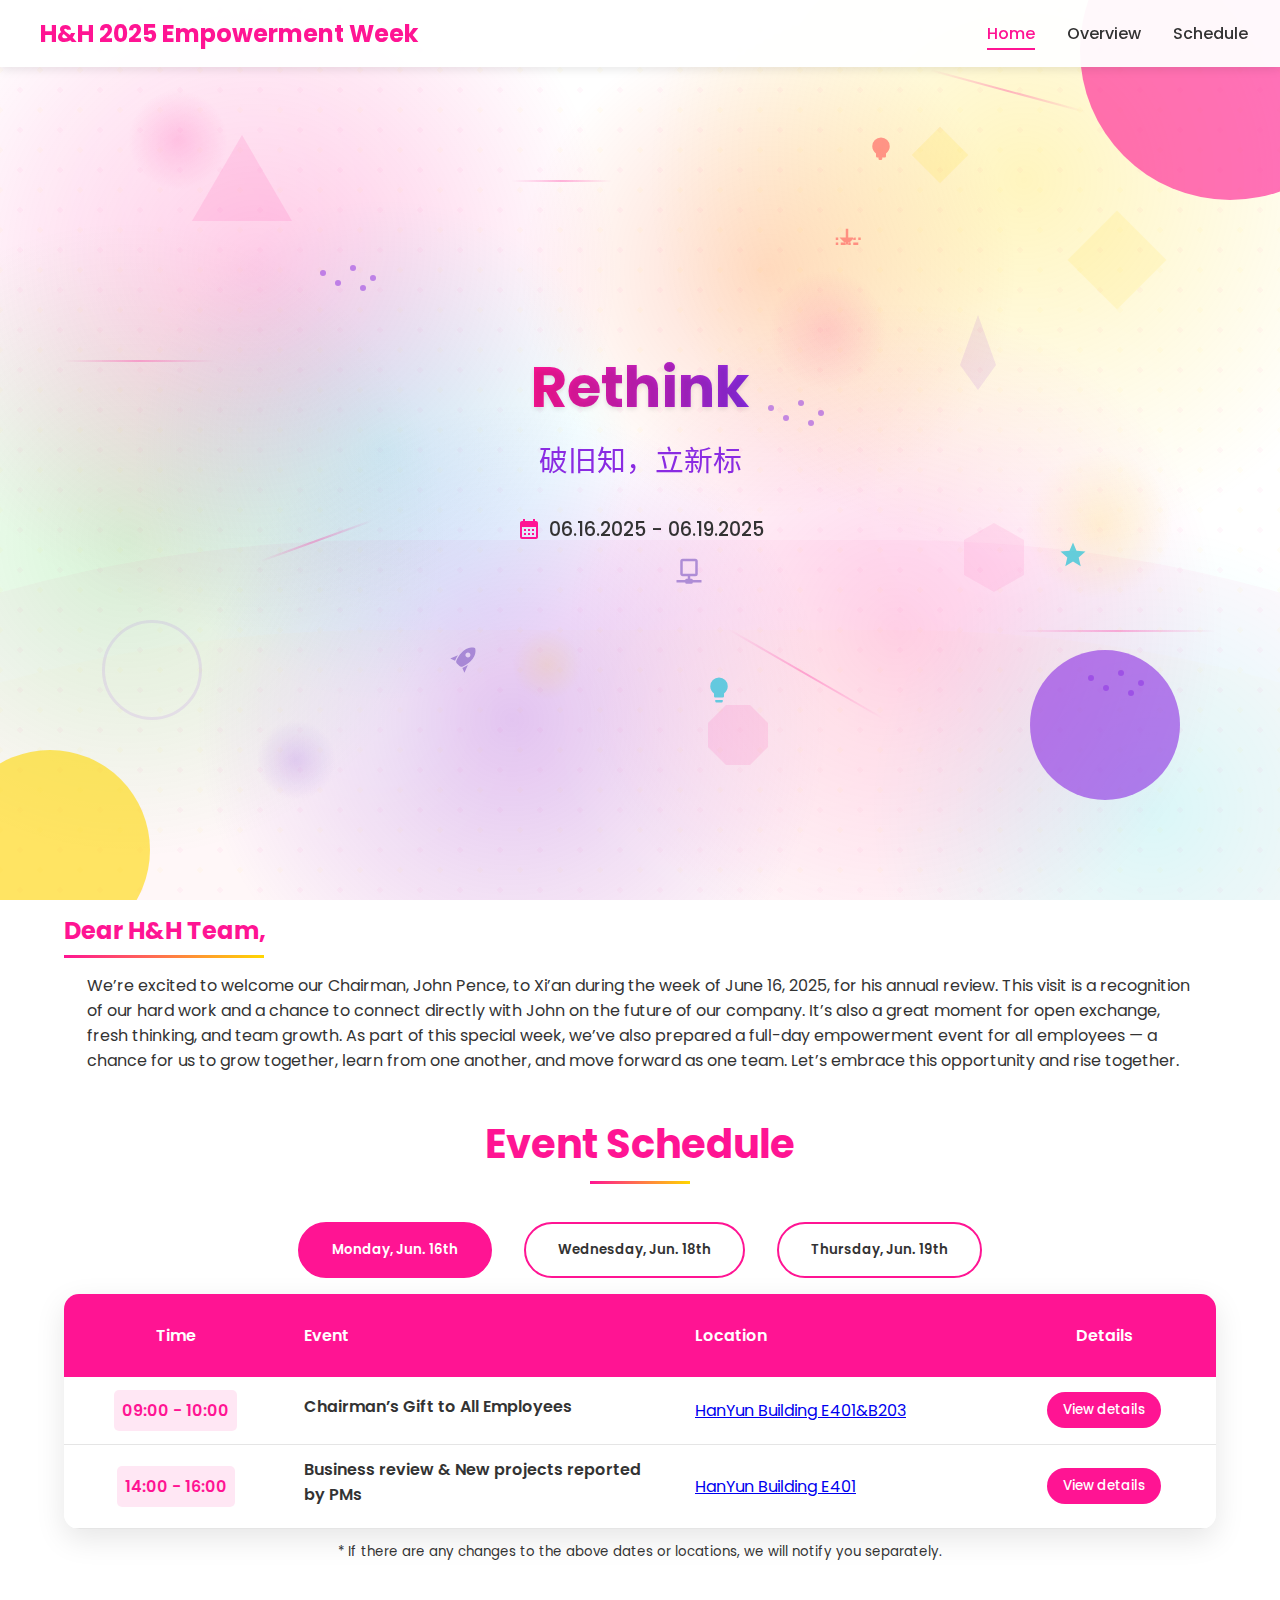
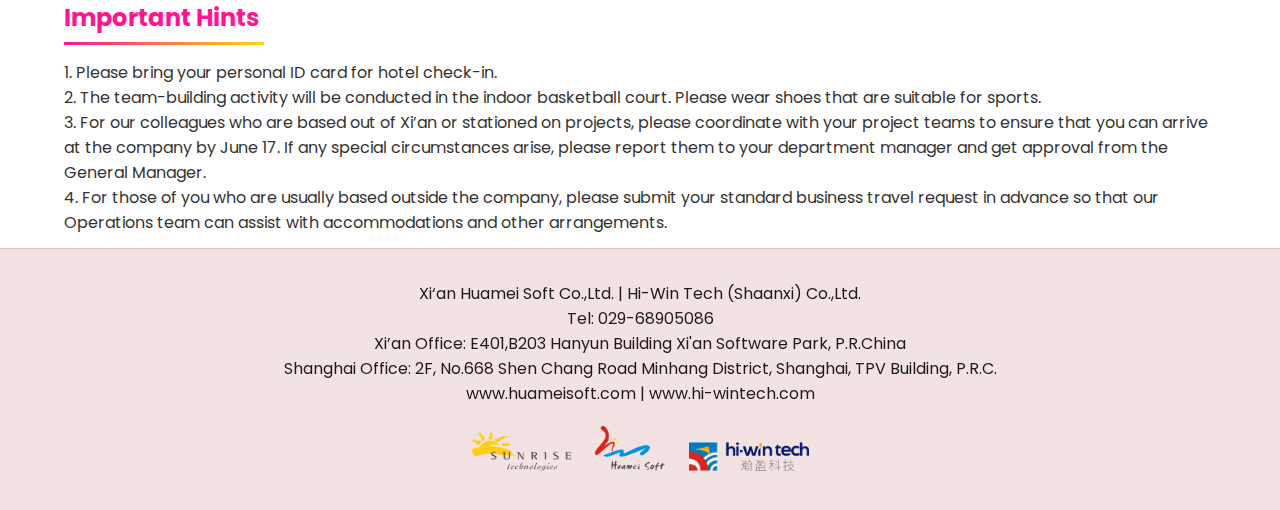
<file: index.html>
<!DOCTYPE html>
<html lang="zh-CN">
<head>
    <meta charset="UTF-8">
    <meta name="viewport" content="width=device-width, initial-scale=1.0">
    <title>H&H 2025 Empowerment Week</title>
    <link rel="stylesheet" href="styles.css">
    <link rel="stylesheet" href="https://cdnjs.cloudflare.com/ajax/libs/animate.css/4.1.1/animate.min.css">
    <link href="https://fonts.googleapis.com/css2?family=Poppins:wght@300;400;600;700&display=swap" rel="stylesheet">
</head>
<body class="theme-vibrant">
    <div class="background-animation"></div>
    <div class="background-particles">
        <div class="particle"></div>
        <div class="particle"></div>
        <div class="particle"></div>
        <div class="particle"></div>
        <div class="particle"></div>
    </div>
    
    <!-- 渐变色块 -->
    <div class="gradient-blob blob-1"></div>
    <div class="gradient-blob blob-2"></div>
    <div class="gradient-blob blob-3"></div>
    <div class="gradient-blob blob-4"></div>
    
    <!-- 装饰性图形元素 -->
    <div class="geometric-shape shape-triangle"></div>
    <div class="geometric-shape shape-square"></div>
    <div class="geometric-shape shape-circle"></div>
    <div class="geometric-shape shape-hexagon"></div>
    <div class="geometric-shape shape-pentagon"></div>
    <div class="geometric-shape shape-diamond"></div>
    <div class="geometric-shape shape-octagon"></div>
    
    <!-- 装饰性线条 -->
    <div class="decorative-line line-1"></div>
    <div class="decorative-line line-2"></div>
    <div class="decorative-line line-3"></div>
    <div class="decorative-line line-4"></div>
    <div class="decorative-line line-5"></div>
    <div class="decorative-line line-6"></div>
    
    <!-- 点阵装饰 -->
    <div class="dot-cluster dot-cluster-1">
        <div class="decorative-dot dot-1"></div>
        <div class="decorative-dot dot-2"></div>
        <div class="decorative-dot dot-3"></div>
        <div class="decorative-dot dot-4"></div>
        <div class="decorative-dot dot-5"></div>
    </div>
    <div class="dot-cluster dot-cluster-2">
        <div class="decorative-dot dot-1"></div>
        <div class="decorative-dot dot-2"></div>
        <div class="decorative-dot dot-3"></div>
        <div class="decorative-dot dot-4"></div>
        <div class="decorative-dot dot-5"></div>
    </div>
    <div class="dot-cluster dot-cluster-3">
        <div class="decorative-dot dot-1"></div>
        <div class="decorative-dot dot-2"></div>
        <div class="decorative-dot dot-3"></div>
        <div class="decorative-dot dot-4"></div>
        <div class="decorative-dot dot-5"></div>
    </div>
    
    <!-- 图标元素 -->
    <div class="icon-element icon-lightbulb"></div>
    <div class="icon-element icon-rocket"></div>
    <div class="icon-element icon-star"></div>
    <div class="icon-element icon-brain"></div>
    <div class="icon-element icon-network"></div>
    <div class="icon-element icon-innovation"></div>
    
    <!-- 动态波浪 -->
    <div class="wave-container">
        <div class="wave wave1"></div>
        <div class="wave wave2"></div>
    </div>
    
    <header>
        <div class="logo">
            <div class="logo-text">H&H 2025 Empowerment Week</div>
        </div>
        <nav>
            <ul class="nav-links">
                <li><a href="#home" class="active">Home</a></li>
                <li><a href="#summary">Overview</a></li>
                <li><a href="#schedule">Schedule</a></li>
            </ul>
        </nav>
    </header>

    <section id="home" class="hero">
        <div class="hero-content animate__animated animate__fadeIn">
            <h1 class="main-title">
                <span class="title-inline">Rethink. Rebuild. Rise Together</span>
            </h1>
            <h2 class="subtitle">破旧知，立新标，聚力向未来</h2>
            <div class="event-date">
                <div class="date-icon"></div>
                <p>06.16.2025 - 06.19.2025</p>
            </div>
<!-- 
            <div class="cta-button">
                <a href="#schedule" class="btn-primary">View Detailed Schedule</a>
            </div>
-->
        </div>
        <div class="hero-shapes">
            <div class="shape shape-1"></div>
            <div class="shape shape-2"></div>
            <div class="shape shape-3"></div>
        </div>
    </section>

    <section id="summary" class="summary">
        <div class="container">
            <!--<h2 class="section-title">Event Overview</h2> -->
            <h2 class="" style="text-align: left; color: var(--primary-color); position: relative;">Dear H&H Team,</h2>
            <style>
                h2::after {
                    content: '';
                    position: absolute;
                    bottom: -10px;
                    left: 0;
                    width: 200px;
                    height: 3px;
                    background: linear-gradient(to right, var(--gradient-start), var(--gradient-end));
                }
            </style>
            <div class="summary-intro">
                <p></p>
                <br>
                <p></p>We’re excited to welcome our Chairman, John Pence, to Xi’an during the week of June 16, 2025, for his annual review.
                This visit is a recognition of our hard work and a chance to connect directly with John on the future of our company. It’s also a great moment for open exchange, fresh thinking, and team growth.
                As part of this special week, we’ve also prepared a full-day empowerment event for all employees — a chance for us to grow together, learn from one another, and move forward as one team.
                Let’s embrace this opportunity and rise together.</p>
            </div>
        </div>
    </section>

    <section id="schedule" class="schedule">
        <div class="container">
            <h2 class="section-title">Event Schedule</h2>
            <div class="schedule-tabs">
                <button class="tab-btn active" onclick="showDay(0, this)">Monday, Jun. 16th</button>
                <button class="tab-btn" onclick="showDay(1, this)">Wednesday, Jun. 18th</button>
                <button class="tab-btn" onclick="showDay(2, this)">Thursday, Jun. 19th</button>
            </div>
            
            <div id="day0" class="schedule-day active">
                <div class="schedule-timeline">
                    <div class="timeline-header">
                        <div class="timeline-column time-column">Time</div>
                        <div class="timeline-column event-column">Event</div>
                        <div class="timeline-column location-column" style="text-align: left;">Location</div>
                        <div class="timeline-column details-column">Details</div>
                    </div>
                    
                    <div class="timeline-item" data-event-id="day0-event0">
                        <div class="timeline-column time-column">
                            <div class="time-block">09:00 - 10:00</div>
                        </div>
                        <div class="timeline-column event-column">
                            <div class="event-name">Chairman’s Gift to All Employees</div>
                        </div>
                        <div class="timeline-column location-column">
                            <div class="location-info" style="text-align: left;">
                                <a href="https://j.map.baidu.com/c2/8enk" target="_blank" rel="noopener noreferrer">HanYun Building E401&B203</a>
                            </div>
                        </div>
                        <div class="timeline-column details-column">
                            <button class="details-btn" onclick="toggleEventDetails('day0-event0')">View details</button>
                        </div>
                    </div>
                    <div id="day0-event0-details" class="event-details-panel">
                        <div class="details-content">
                            <p>Chairman Gift and Meet everyone, where each of you will have the opportunity to interact and engage with the Chairman in person.</p>
                            <div class="details-meta">
                                
                            </div>
                        </div>
                    </div>
                    <div class="timeline-item" data-event-id="day0-event1">
                        <div class="timeline-column time-column">
                            <div class="time-block">14:00 - 16:00</div>
                        </div>
                        <div class="timeline-column event-column">
                            <div class="event-name">Business review & New projects reported by PMs</div>
                        </div>
                        <div class="timeline-column location-column">
                            <div class="location-info" style="text-align: left;">
                                <a href="https://j.map.baidu.com/c2/8enk" target="_blank" rel="noopener noreferrer">HanYun Building E401</a>
                            </div>
                        </div>
                        <div class="timeline-column details-column">
                            <button class="details-btn" onclick="toggleEventDetails('day0-event1')">View details</button>
                        </div>
                    </div>
                    <div id="day0-event1-details" class="event-details-panel">
                        <div class="details-content">
                            <p>The Project Manager will now present an overview of the recent project developments to John. Please note that this meeting is intended for <strong>PMO, OPS and Project Managers</strong> only.</p>
                            <div class="details-meta">
                                
                            </div>
                        </div>
                    </div>
                </div>
            </div>

            <div id="day1" class="schedule-day">
                <div class="schedule-timeline">
                    <div class="timeline-header">
                        <div class="timeline-column time-column">Time</div>
                        <div class="timeline-column event-column">Event</div>
                        <div class="timeline-column location-column" style="text-align: left;">Location</div>
                        <div class="timeline-column details-column">Details</div>
                    </div>
                    
                    <div class="timeline-item" data-event-id="day1-event0">
                        <div class="timeline-column time-column">
                            <div class="time-block">07:40 - 07:50</div>
                        </div>
                        <div class="timeline-column event-column">
                            <div class="event-name">Meet at the west gate of the Software Park</div>
                        </div>
                        <div class="timeline-column location-column">
                            <div class="location-info" style="text-align: left;">
                                <a href="https://j.map.baidu.com/02/sNnk" target="_blank" rel="noopener noreferrer">West Gate of the Software Park</a>
                            </div>
                        </div>
                        <div class="timeline-column details-column">
                            <button class="details-btn" onclick="toggleEventDetails('day1-event0')">View details</button>
                        </div>
                    </div>
                    <div id="day1-event0-details" class="event-details-panel">
                        <div class="details-content">
                            <p>Everyone will gather at the West Gate of the Software Park at the company in the morning to take the bus to the meeting venue.</p>
                        </div>
                    </div>
                    <div class="timeline-item" data-event-id="day1-event0.5">
                        <div class="timeline-column time-column">
                            <div class="time-block">08:00 - 09:00</div>
                        </div>
                        <div class="timeline-column event-column">
                            <div class="event-name">Take the bus to the meeting venue</div>
                        </div>
                        <div class="timeline-column location-column">
                            <div class="location-info" style="text-align: left;">
                                <a href="https://j.map.baidu.com/d9/xlu" target="_blank" rel="noopener noreferrer">LE Meridien Xi'an , the 2nd  Floor-Ballroom Ι</a>
                            </div>
                        </div>
                        <div class="timeline-column details-column">
                            <button class="details-btn" onclick="toggleEventDetails('day1-event0.5')">View details</button>
                        </div>
                    </div>
                    <div id="day1-event0.5-details" class="event-details-panel">
                        <div class="details-content">
                            <p>Please board the bus according to the pre-arranged name list. If you plan to travel to the venue on your own, make sure to inform the operations team in advance.</p>
                        </div>
                    </div>
                    <div class="timeline-item" data-event-id="day1-event1">
                        <div class="timeline-column time-column">
                            <div class="time-block">09:10 - 11:10</div>
                        </div>
                        <div class="timeline-column event-column">
                            <div class="event-name">Chairman Meeting</div>
                        </div>
                        <div class="timeline-column location-column">
                            <div class="location-info" style="text-align: left;">
                                <a href="https://j.map.baidu.com/d9/xlu" target="_blank" rel="noopener noreferrer">LE Meridien Xi'an , the 2nd  Floor-Ballroom Ι</a>
                            </div>
                        </div>
                        <div class="timeline-column details-column">
                            <button class="details-btn" onclick="toggleEventDetails('day1-event1')">View details</button>
                        </div>
                    </div>
                    <div id="day1-event1-details" class="event-details-panel">
                        <div class="details-content">
                            <p>During the meeting, the Chairman will share the company’s long-term plans and strategic goals, giving us a clearer understanding and heightened anticipation for the future of our company.</p>
                            <div class="details-meta">
                                
                            </div>
                        </div>
                    </div>
                    <div class="timeline-item" data-event-id="day1-event1.5">
                        <div class="timeline-column time-column">
                            <div class="time-block">11:10 - 11:30</div>
                        </div>
                        <div class="timeline-column event-column">
                            <div class="event-name">Take a company group photo</div>
                        </div>
                        <div class="timeline-column location-column">
                            <div class="location-info" style="text-align: left;">
                                <a href="https://j.map.baidu.com/d9/xlu" target="_blank" rel="noopener noreferrer">LE Meridien Xi'an , the 2nd  Floor-Ballroom Ι</a>
                            </div>
                        </div>
                        <div class="timeline-column details-column">
                            <button class="details-btn" onclick="toggleEventDetails('day1-event1.5')">View details</button>
                        </div>
                    </div>
                    <div id="day1-event1.5-details" class="event-details-panel">
                        <div class="details-content">
                            <p>Now, let's take a group photo together to remember this special moment of the Chairman Meeting.</p>
                            <div class="details-meta">
                                
                            </div>
                        </div>
                    </div>
                    <div class="timeline-item" data-event-id="day1-event2">
                        <div class="timeline-column time-column">
                            <div class="time-block">11:30 - 13:00</div>
                        </div>
                        <div class="timeline-column event-column">
                            <div class="event-name">Lunch + Check-in</div>
                        </div>
                        <div class="timeline-column location-column">
                            <div class="location-info" style="text-align: left;">
                                <a href="https://j.map.baidu.com/d9/xlu" target="_blank" rel="noopener noreferrer">LE Meridien Xi'an</a>
                            </div>
                        </div>
                        <div class="timeline-column details-column">
                            <button class="details-btn" onclick="toggleEventDetails('day1-event2')">View details</button>
                        </div>
                    </div>
                    <div id="day1-event2-details" class="event-details-panel">
                        <div class="details-content">
                            <p>After lunch, please proceed to check in depending on the situation at the front desk. We has arranged the rooms in advance, so all you need to do is show your ID to register and pick up your room key.</p>
                            <div class="details-meta">
                                
                            </div>
                        </div>
                    </div>
                    <div class="timeline-item" data-event-id="day1-event2.5">
                        <div class="timeline-column time-column">
                            <div class="time-block">13:00 - 14:30</div>
                        </div>
                        <div class="timeline-column event-column">
                            <div class="event-name">Team-building theory session</div>
                        </div>
                        <div class="timeline-column location-column">
                            <div class="location-info" style="text-align: left;">
                                <a href="https://j.map.baidu.com/d9/xlu" target="_blank" rel="noopener noreferrer">LE Meridien Xi'an , the 2nd  Floor-Ballroom Ι</a>
                            </div>
                        </div>
                        <div class="timeline-column details-column">
                            <button class="details-btn" onclick="toggleEventDetails('day1-event2.5')">View details</button>
                        </div>
                    </div>
                    <div id="day1-event2.5-details" class="event-details-panel">
                        <div class="details-content">
                            <p>Before we begin the team-building activities, the organizing team will give us a short training session to cover some important theories and concepts.</p>
                            <div class="details-meta">
                                
                            </div>
                        </div>
                    </div>
                    <div class="timeline-item" data-event-id="day1-event3">
                        <div class="timeline-column time-column">
                            <div class="time-block">14:30 - 17:00</div>
                        </div>
                        <div class="timeline-column event-column">
                            <div class="event-name">Team-building Activity – Rugby</div>
                        </div>
                        <div class="timeline-column location-column">
                            <div class="location-info" style="text-align: left;">
                                <a href="https://j.map.baidu.com/b5/v03h" target="_blank" rel="noopener noreferrer">Xi'an Olympic Sports Center Basketball Hall</a>
                            </div>
                        </div>
                        <div class="timeline-column details-column">
                            <button class="details-btn" onclick="toggleEventDetails('day1-event3')" >View details</button>
                        </div>
                    </div>
                    <div id="day1-event3-details" class="event-details-panel">
                        <div class="details-content">
                            <p>The rugby team-building activity combines indoor theory with outdoor practice to boost communication, trust, execution, and teamwork in a competitive setting. Through rule explanations, tactical training, and touch rugby matches, participants will grasp the value of teamwork and efficient execution, creating a more cohesive and effective team.
                            </p>
                            <div class="details-meta">
                                
                            </div>
                        </div>
                    </div>
                    
                    <div class="timeline-item" data-event-id="day1-event4">
                        <div class="timeline-column time-column">
                            <div class="time-block">17:00 - 17:30</div>
                        </div>
                        <div class="timeline-column event-column">
                            <div class="event-name">Return to the hotel and check in</div>
                        </div>
                        <div class="timeline-column location-column">
                            <div class="location-info" style="text-align: left;">
                                <a href="https://j.map.baidu.com/d9/xlu" target="_blank" rel="noopener noreferrer">LE Meridien Xi'an</a>
                            </div>
                        </div>
                        <div class="timeline-column details-column">
                            <button class="details-btn" onclick="toggleEventDetails('day1-event4')" >View details</button>
                        </div>
                    </div>
                    <div id="day1-event4-details" class="event-details-panel">
                        <div class="details-content">
                            <p>Colleagues who have not checked in can proceed to the hotel front desk to check in.</p>
                            <div class="details-meta">
                                
                            </div>
                        </div>
                    </div>
                    
                    <div class="timeline-item" data-event-id="day1-event5">
                        <div class="timeline-column time-column">
                            <div class="time-block">17:30 - 19:00</div>
                        </div>
                        <div class="timeline-column event-column">
                            <div class="event-name">Break Time</div>
                        </div>
                        <div class="timeline-column location-column">
                            <div class="location-info" style="text-align: left;">
                                <a href="https://j.map.baidu.com/d9/xlu" target="_blank" rel="noopener noreferrer">LE Meridien Xi'an</a>
                            </div>
                        </div>
                        <div class="timeline-column details-column">
                            <button class="details-btn" onclick="toggleEventDetails('day1-event5')" >View details</button>
                        </div>
                    </div>
                    <div id="day1-event5-details" class="event-details-panel">
                        <div class="details-content">
                            <p>Everyone can arrange their own rest time.</p>
                            <div class="details-meta">
                                
                            </div>
                        </div>
                    </div>
                    
                    <div class="timeline-item" data-event-id="day1-event6">
                        <div class="timeline-column time-column">
                            <div class="time-block">19:00 - 22:00</div>
                        </div>
                        <div class="timeline-column event-column">
                            <div class="event-name">Employee Banquet-Outdoor Barbecue</div>
                        </div>
                        <div class="timeline-column location-column">
                            <div class="location-info" style="text-align: left;">
                                <a href="https://j.map.baidu.com/d9/xlu" target="_blank" rel="noopener noreferrer">LE Meridien Xi'an</a>
                            </div>
                        </div>
                        <div class="timeline-column details-column">
                            <button class="details-btn" onclick="toggleEventDetails('day1-event6')" >View details</button>
                        </div>
                    </div>
                    <div id="day1-event6-details" class="event-details-panel">
                        <div class="details-content">
                            <p>At the H&H banquet tonight, we gather together. Together, we'll forge ahead hand in hand, creating a warm, unforgettable memory and a brighter future.</p>
                            <div class="details-meta">
                                
                            </div>
                        </div>
                    </div>
                </div>
            </div>
            
            <div id="day2" class="schedule-day">
                <!-- Main Venue -->
<!-- Change the background color to use --primary-color-rgb -->
<!-- Change the background color to light pink -->
                <div class="venue-block" style="background-color: rgba(206, 183, 187, 0.116);">
                <div style="text-align: center; background-color: var(--primary-color); padding: 10px; border-radius: 10px;">
                    <h3 class="venue-title" style="color:#ffffff;">Conference Room 1 （会议室 1）</h3>
                </div>
                  <div class="session-option" style="width: 80%; margin: 0 auto;">
                    <div class="session-wrapper" style="display: flex; gap: 20px;">
                      <div class="session-time-column" style="flex: 1;">
                        <div class="session-time">08:30 - 10:30</div>
                        <style>
                            .session-tag-hexagon {
                                position: relative;
                                width: 80px; /* Increase the width */
                                height: 80px; /* Increase the height */
                                background-color: #fad507de;
                                border-radius: 50%; /* Make it a circle */
                                color: rgb(73, 23, 23);
                                text-align: center;
                                line-height: 80px; /* Match the line height to the height */
                                /* Add shadow to create a sticker effect */
                                box-shadow: 0 4px 8px rgba(0, 0, 0, 0.2); 
                                /* Add a slight rotation to make it look more like a sticker */
                                transform: rotate(-5deg) translateX(60px) translateY(20px); 
                                /* Add transition for hover effect */
                                transition: transform 0.3s ease; 
                            }

                            /* Remove the pseudo-elements for the hexagon */
                            .session-tag-hexagon:before,
                            .session-tag-hexagon:after {
                                display: none;
                            }

                            /* Hover effect to make it more interactive */
                            .session-tag-hexagon:hover {
                                transform: rotate(0deg) scale(1.1) translateX(60px) translateY(20px); 
                            }
                        </style>
<!-- Increase the font size -->
                        <div class="session-tag-hexagon" style="font-size: 20px;">All</div>
                      </div>
                      <div class="session-info-column" style="flex: 3; display: flex; flex-direction: column; gap: 10px;">
                        <!-- Add a tag indicating that all employees are required to attend -->
                        <div style="display: flex; position: relative; width: 100%;">
                          <div class="session-name">公司战略文化与组织变革</div>
                          <div class="session-speaker" style="position: absolute; left: 55%;">Speaker：Rui Ma</div>
                        </div>
                        <div style="display: flex; position: relative; width: 100%;">
                          <div class="session-name">新运营模式蓝图</div>
                          <div class="session-speaker" style="position: absolute; left: 55%;">Speaker：Kevin Yang</div>
                        </div>
                        <div style="display: flex; position: relative; width: 100%;">
                          <div class="session-name">AI战略与产品创新</div>
                          <div class="session-speaker" style="position: absolute; left: 55%;">Speaker：Vera Ma</div>
                        </div>
                        <div style="display: flex; position: relative; width: 100%;">
                          <div class="session-title-group" style="display: flex; flex-direction: column; gap: 4px;">
                            <div class="session-name">全员营销 | 一线视角下的协同挑战与思考</div>
                          </div>
                          <div class="session-speaker" style="position: absolute; left: 55%;">Speaker：Lucas Wu</div>
                        </div>
                      </div>
                    </div>
                  </div>
              
                  <div class="session-option" style="width: 80%; margin: 0 auto;">
                    <div class="session-wrapper" style="display: flex; gap: 20px;">
                      <div class="session-time-column" style="flex: 1; text-align: center;">
                        <div class="session-time">11:00 - 12:00</div>
                      </div>
                      <div class="session-info-column" style="flex: 3; display: flex; justify-content: space-between;">
                        <div class="session-name">流程魔术师 | 你搭建的不是流程，是智能生产力</div>
                        <div class="session-speaker" style="position: absolute; left: 66.5%;">Speaker：Jun Niu, Alex Ma, James Yang</div>
                      </div>
                    </div>
                  </div>
              
                  <div class="session-option" style="width: 80%; margin: 0 auto; margin-bottom: 40px;">
                    <div class="session-wrapper" style="display: flex; gap: 20px;">
                      <div class="session-time-column" style="flex: 1; text-align: center;">
                        <div class="session-time">13:00 - 18:00</div>
                      </div>
                      <div class="session-info-column" style="flex: 3; display: flex; justify-content: space-between;">
                        <div class="session-name">Workshop-黑客松2.5热身赛</div>
                        <div class="session-speaker" style="position: absolute; left: 66.5%;">Owner：Julian Liu</div>
                        <!-- Add a button with a hyperlink -->
                        <div style="display: flex; justify-content: flex-end; width: 30%;">
                            <a href="https://liujulin-dev.github.io/Repository/" class="session-button">
                            <button style="background-color: var(--primary-color); color: white; border: none; border-radius: 5px; padding: 10px 20px; cursor: pointer; transition: background-color 0.3s ease;">
                                Register Now
                            </button>
                            </a>
                        </div>
                      </div>
                    </div>
                  </div>
                </div>

                <div class="venue-block" style="background-color: rgba(206, 183, 187, 0.116);">
                    <div style="text-align: center; background-color: var(--primary-color); padding: 10px; border-radius: 10px;">
                        <h3 class="venue-title" style="color: #ffffff;">Conference Room 3 （会议室 3）</h3>
                    </div>
                    
                    <div class="session-option" style="width: 80%; margin: 0 auto;">
                        <div class="session-wrapper" style="display: flex; gap: 20px;">
                          <div class="session-time-column" style="flex: 1;">
                            <div class="session-time">11:00 - 12:00</div>
                          </div>
                          <div class="session-info-column" style="flex: 3; display: flex; flex-direction: column; gap: 10px;">
                            <div style="display: flex; position: relative; width: 100%;">
                              <div class="session-name">从新手到OG：程序员的成长对话</div>
                              <div class="session-speaker" style="position: absolute; left: 55%;">Speaker：Gage Gao, Lance Shi, Angelo Liu</div>
                            </div>
                          </div>
                        </div>
                      </div>
                      
                  
                      <div class="session-option" style="width: 80%; margin: 0 auto;">
                        <div class="session-wrapper" style="display: flex; gap: 20px;">
                          <div class="session-time-column" style="flex: 1;">
                            <div class="session-time">13:00 - 14:00</div>
                          </div>
                          <div class="session-info-column" style="flex: 3; display: flex; flex-direction: column; gap: 10px;">
                            <div style="display: flex; position: relative; width: 100%;">
                              <div class="session-name">成为 TA 的那条路，没有标准答案</div>
                              <div class="session-speaker" style="position: absolute; left: 59%;">Speaker：Aaron Wang</div>
                            </div>
                          </div>
                        </div>
                      </div>
                  
                      <div class="session-option" style="width: 80%; margin: 0 auto;">
                        <div class="session-wrapper" style="display: flex; gap: 20px;">
                          <div class="session-time-column" style="flex: 1;">
                            <div class="session-time">14:30 - 15:30</div>
                          </div>
                          <div class="session-info-column" style="flex: 3; display: flex; flex-direction: column; gap: 10px;">
                            <div style="display: flex; position: relative; width: 100%;">
                              <div class="session-name">辩论赛 | 三年后，在座各位是升职加薪还是被AI扫地出门？</div>
                                <div style="display: flex; justify-content: flex-end; width: 39%;">
                                    <a href="https://forms.cloud.microsoft/r/yYx0YddTDH?origin=lprLink" class="session-button">
                                        <button style="background-color: var(--primary-color); color: white; border: none; border-radius: 5px; padding: 10px 20px; cursor: pointer; transition: background-color 0.3s ease;">
                                            Register Now
                                        </button>
                                    </a>
                                </div>
                            </div>
                          </div>
                        </div>
                      </div>
                  
                      <div class="session-option" style="width: 80%; margin: 0 auto; margin-bottom: 40px;">
                        <div class="session-wrapper" style="display: flex; gap: 20px;">
                          <div class="session-time-column" style="flex: 1;">
                            <div class="session-time">16:00 - 17:00</div>
                          </div>
                          <div class="session-info-column" style="flex: 3; display: flex; flex-direction: column; gap: 10px;">
                            <div style="display: flex; position: relative; width: 100%;">
                              <div class="session-name">辩论赛 | D365实施中，是应该“客户永远是对的”还是“专业顾问说了算”？</div>
                              <div style="display: flex; justify-content: flex-end; width: 23.8%;">
                                <a href="https://forms.cloud.microsoft/r/yYx0YddTDH?origin=lprLink" class="session-button">
                                    <button style="background-color: var(--primary-color); color: white; border: none; border-radius: 5px; padding: 10px 20px; cursor: pointer; transition: background-color 0.3s ease;">
                                        Register Now
                                    </button>
                                </a>
                            </div>
                            </div>
                          </div>
                        </div>
                      </div>
                    </div>

                <div class="venue-block" style="background-color: rgba(206, 183, 187, 0.116);">
                    <div style="text-align: center; background-color: var(--primary-color); padding: 10px; border-radius: 10px;">
                        <h3 class="venue-title" style="color: #ffffff;">Multi-Function Hall （多功能厅）</h3>
                    </div>
                    <div class="session-option" style="width: 80%; margin: 0 auto; min-height: 120px;">
                        <div class="session-wrapper" style="display: flex; gap: 20px;">
                          <div class="session-time-column" style="flex: 1;">
                            <div class="session-time">11:00 - 12:00</div>
                          </div>
                          <div class="session-info-column" style="flex: 3; display: flex; flex-direction: column; gap: 10px;">
                            <div style="display: flex; position: relative; width: 100%;">
                              <div class="session-name">走近真实的销售与售前</div>
                              <div class="session-speaker" style="position: absolute; left: 55%;">Host：Dean Dang</div>
                              <div class="session-guest" style="position: absolute; left: 55%; top: 30px; line-height: 1.5;">
                                Guests：Mark Li, Bright Yuan,<br>
                              </div>
                              <div class="session-guest2" style="position: absolute; left: 65.5%; top: 60px; line-height: 1.5;">
                                Sean Zhang, Tiffany Zheng
                              </div>
                            </div>
                          </div>
                        </div>
                      </div>
<!-- Increase the overall height by 20% by adjusting the min-height style -->
                  <div class="session-option" style="width: 80%; margin: 0 auto; min-height: calc(70px * 1.2);">
                    <div class="session-wrapper" style="display: flex; gap: 20px;">
                      <div class="session-time-column" style="flex: 1;">
                        <div class="session-time">13:00 - 14:00</div>
                      </div>
                      <div class="session-info-column" style="flex: 3; display: flex; flex-direction: column; gap: 10px;">
                        <div style="display: flex; position: relative; width: 100%;">
                          <div class="session-name">走出舒适区，我们做了哪些事</div>
                          <div class="session-speaker" style="position: absolute; left: 55%;">Host：Marco Wu</div>
                          <div class="session-guest" style="position: absolute; left: 54.55%; top: 30px;">Guests：Willie Yao, Susie Sun, Christy Li</div>
                        </div>
                      </div>
                    </div>
                  </div>
              
                  <div class="session-option" style="width: 80%; margin: 0 auto;">
                    <div class="session-wrapper" style="display: flex; gap: 20px;">
                      <div class="session-time-column" style="flex: 1;">
                        <div class="session-time">14:30 - 15:30</div>
                      </div>
                      <div class="session-info-column" style="flex: 3; display: flex; flex-direction: column; gap: 10px;">
                        <div style="display: flex; position: relative; width: 100%;">
                          <div class="session-name">D365实施中的“暗礁”与灯塔</div>
                          <div class="session-speaker" style="position: absolute; left: 55%;">Speaker：Tia Xie</div>
                        </div>
                      </div>
                    </div>
                  </div>
              
                  <div class="session-option" style="width: 80%; margin: 0 auto; margin-bottom: 40px;">
                    <div class="session-wrapper" style="display: flex; gap: 20px;">
                      <div class="session-time-column" style="flex: 1;">
                        <div class="session-time">16:00 - 17:00</div>
                      </div>
                      <div class="session-info-column" style="flex: 3; display: flex; flex-direction: column; gap: 10px;">
                        <div style="display: flex; position: relative; width: 100%;">
                          <div class="session-name">客户现场的沟通密码：财务顾问实战分享</div>
                          <div class="session-speaker" style="position: absolute; left: 55%;">Speaker：Mandy Zhu</div>
                        </div>
                      </div>
                    </div>
                  </div>
                </div>
                <section id="friendly-reminders" style="font-family: 'Poppins', sans-serif; max-width: 1200px; margin: 2em auto; padding: 1.5em 2em; background: #f9f9f9; border-radius: 8px; box-shadow: 0 2px 8px rgba(0,0,0,0.1); color: #333;">
                    <h3 style="font-size: 1.3em; margin-bottom: 0.4em;">📌 Friendly Reminders</h3>
                    <div style="margin-bottom: 1.5em; line-height: 1.5;">
                      <p></p>
                      <p>🍽️ From <strong>12:00–13:00</strong> a delicious lunch will be provided. Feel free to dine and relax in a nearby meeting room or lounge area.</p>
                      <p>🥇 Please be back in Conference Room 1 by <strong>17:00</strong>. From <strong>17:30 to 18:00</strong>, we will hold the <strong>Hackathon Award Ceremony</strong> and <strong>Closing Presentation</strong>.</p>
                      <p>🎁 After all activities conclude, don’t forget to stop by the gift counter to receive your <strong>special gift</strong>.</p>
                      <p>🚍 We have arranged bus will take everyone home according to planned routes. Final details will be shared on the day based on actual needs.</p>
                      <p>🚇 If you plan to leave on your own, kindly inform the operations team in advance.</p>
                      <p>🅿️ If you will be driving to the hotel, please register at the front desk before departure to collect your parking voucher.</p>
                    </div>
                  
                    <p style="font-size: 1.1em; font-weight: 600; color: #007ACC;">🙌 Thank you for your cooperation, and have a safe journey home!</p>
                </section>
                  
            </div>
                  
              
        </div>
        <div>
            <div style="margin-left: 0%; font-size: smaller; text-align: center;">* If there are any changes to the above dates or locations, we will notify you separately.</div>
            <br>
        </div>
    </section>

    <section id="Hints" class="summary">
        <div class="container">
            <h2 class="" style="text-align: left; color: var(--primary-color); position: relative;">Important Hints</h2>
            <br>
            <p>1. Please bring your personal ID card for hotel check-in.</p>
            <p>2. The team-building activity will be conducted in the indoor basketball court. Please wear shoes that are suitable for sports.</p>
            <p>3. For our colleagues who are based out of Xi’an or stationed on projects, please coordinate with your project teams to ensure that you can arrive at the company by June 17. If any special circumstances arise, please report them to your department manager and get approval from the General Manager.</p>
            <p>4. For those of you who are usually based outside the company, please submit your standard business travel request in advance so that our Operations team can assist with accommodations and other arrangements.</p>
        </div>
    </section>

    <footer style="background-color: #daa8a856; color: black; padding: 20px 0;">
        <div class="container" style="display: flex; justify-content: center; align-items: center; flex-direction: column;">
            <div class="footer-content">
                <div class="footer-logo">
                    <div style="text-align: center; margin-bottom: 20px; color: black;">
                        <p>Xi‘an Huamei Soft Co.,Ltd. | Hi-Win Tech (Shaanxi) Co.,Ltd.</p>
                        <p>Tel: 029-68905086</p>
                        <p>Xi’an Office: E401,B203 Hanyun Building Xi'an Software Park, P.R.China</p>
                        <p>Shanghai Office: 2F, No.668 Shen Chang Road Minhang District, Shanghai, TPV Building, P.R.C.</p>
                        <p>www.huameisoft.com | www.hi-wintech.com</p>
                    </div>
                    <div style="text-align: center;">
                        <img src="./sunrise.png" alt="Logo" style="width: 100px; height: auto; margin-right: 20px;">
                        <img src="./huamei.png" alt="Logo" style="width: 70px; height: auto; margin-right: 20px;">
                        <img src="./hanying.png" alt="Logo" style="width: 120px; height: auto;">
                    </div>
                </div>
            </div>
        </div>
    </footer>


    <script src="script.js"></script>
</body>
</html>
</file>
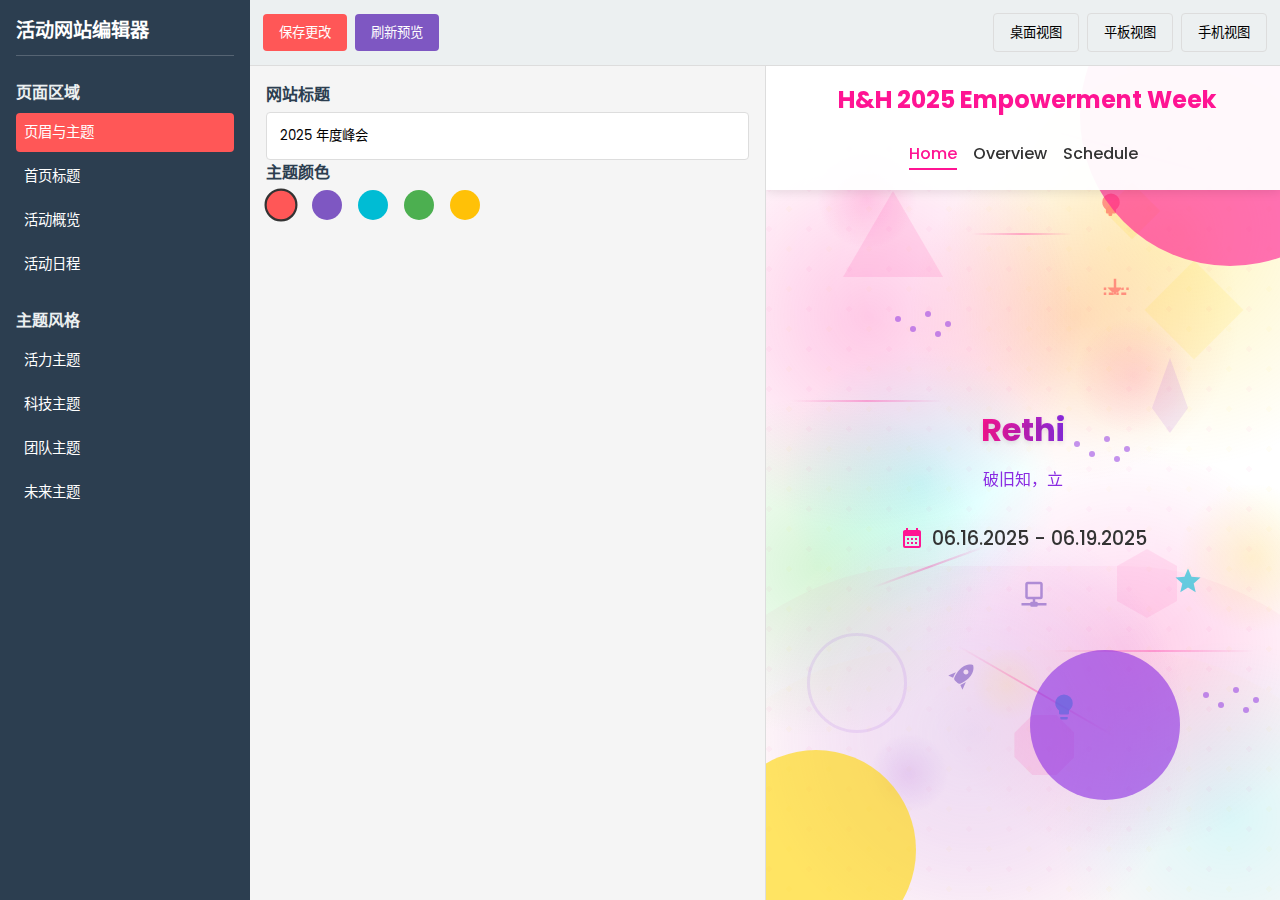
<file: editor.html>
<!DOCTYPE html>
<html lang="zh-CN">
<head>
    <meta charset="UTF-8">
    <meta name="viewport" content="width=device-width, initial-scale=1.0">
    <title>活动网站实时编辑器</title>
    <link href="https://fonts.googleapis.com/css2?family=Poppins:wght@300;400;600;700&display=swap" rel="stylesheet">
    <style>
        :root {
            --primary-color: #FF5757;
            --secondary-color: #7E57C2;
            --accent-color: #00BCD4;
            --background-color: #f8f9fa;
            --text-color: #333;
            --border-color: #ddd;
            --editor-bg: #f5f5f5;
            --preview-bg: #fff;
        }

        * {
            margin: 0;
            padding: 0;
            box-sizing: border-box;
        }

        body {
            font-family: 'Poppins', sans-serif;
            background-color: var(--background-color);
            color: var(--text-color);
            line-height: 1.6;
        }

        .editor-container {
            display: flex;
            height: 100vh;
            overflow: hidden;
        }

        .sidebar {
            width: 250px;
            background-color: #2c3e50;
            color: white;
            padding: 1rem;
            overflow-y: auto;
        }

        .sidebar h2 {
            margin-bottom: 1.5rem;
            font-size: 1.2rem;
            border-bottom: 1px solid rgba(255,255,255,0.2);
            padding-bottom: 0.5rem;
        }

        .sidebar-section {
            margin-bottom: 1.5rem;
        }

        .sidebar-section h3 {
            font-size: 1rem;
            margin-bottom: 0.5rem;
            color: #ecf0f1;
        }

        .sidebar-item {
            padding: 0.5rem;
            cursor: pointer;
            border-radius: 4px;
            transition: all 0.2s;
            margin-bottom: 0.3rem;
            font-size: 0.9rem;
        }

        .sidebar-item:hover {
            background-color: rgba(255,255,255,0.1);
        }

        .sidebar-item.active {
            background-color: var(--primary-color);
        }

        .main-content {
            flex: 1;
            display: flex;
            flex-direction: column;
            overflow: hidden;
        }

        .toolbar {
            padding: 0.8rem;
            background-color: #ecf0f1;
            border-bottom: 1px solid var(--border-color);
            display: flex;
            justify-content: space-between;
            align-items: center;
        }

        .toolbar-section {
            display: flex;
            gap: 0.5rem;
        }

        .btn {
            padding: 0.5rem 1rem;
            border: none;
            border-radius: 4px;
            cursor: pointer;
            font-family: 'Poppins', sans-serif;
            font-weight: 500;
            transition: all 0.2s;
        }

        .btn-primary {
            background-color: var(--primary-color);
            color: white;
        }

        .btn-secondary {
            background-color: #7E57C2;
            color: white;
        }

        .btn-outline {
            background-color: transparent;
            border: 1px solid var(--border-color);
        }

        .btn:hover {
            opacity: 0.9;
            transform: translateY(-2px);
        }

        .editor-preview-container {
            flex: 1;
            display: flex;
            overflow: hidden;
        }

        .editor-section {
            width: 50%;
            padding: 1rem;
            background-color: var(--editor-bg);
            overflow-y: auto;
            display: flex;
            flex-direction: column;
            gap: 1rem;
        }

        .preview-section {
            width: 50%;
            background-color: var(--preview-bg);
            overflow-y: auto;
            border-left: 1px solid var(--border-color);
        }

        .editor-label {
            font-weight: 600;
            margin-bottom: 0.3rem;
            color: #2c3e50;
        }

        .editor-field {
            width: 100%;
            padding: 0.8rem;
            border: 1px solid var(--border-color);
            border-radius: 4px;
            font-family: 'Poppins', sans-serif;
            resize: vertical;
            min-height: 100px;
            background-color: white;
        }

        .editor-field:focus {
            outline: none;
            border-color: var(--primary-color);
            box-shadow: 0 0 0 2px rgba(255, 87, 87, 0.2);
        }

        .editor-input {
            width: 100%;
            padding: 0.8rem;
            border: 1px solid var(--border-color);
            border-radius: 4px;
            font-family: 'Poppins', sans-serif;
        }

        .editor-input:focus {
            outline: none;
            border-color: var(--primary-color);
            box-shadow: 0 0 0 2px rgba(255, 87, 87, 0.2);
        }

        .color-picker-container {
            display: flex;
            gap: 1rem;
            flex-wrap: wrap;
        }

        .color-option {
            width: 30px;
            height: 30px;
            border-radius: 50%;
            cursor: pointer;
            border: 2px solid transparent;
            transition: all 0.2s;
        }

        .color-option:hover, .color-option.active {
            transform: scale(1.1);
            border-color: #333;
        }

        .theme-preview {
            padding: 1rem;
            border-radius: 8px;
            margin-bottom: 1rem;
            box-shadow: 0 2px 10px rgba(0,0,0,0.1);
        }

        .theme-preview h3 {
            margin-bottom: 0.5rem;
        }

        .theme-preview p {
            font-size: 0.9rem;
            opacity: 0.8;
        }

        .vibrant-theme {
            background: linear-gradient(135deg, #FF5757, #FF8C42);
            color: white;
        }

        .tech-theme {
            background: linear-gradient(135deg, #3A1C71, #D76D77, #FFAF7B);
            color: white;
        }

        .team-theme {
            background: linear-gradient(135deg, #4776E6, #8E54E9);
            color: white;
        }

        .future-theme {
            background: linear-gradient(135deg, #0F2027, #203A43, #2C5364);
            color: white;
        }

        .preview-iframe {
            width: 100%;
            height: 100%;
            border: none;
        }

        .notification {
            position: fixed;
            bottom: 20px;
            right: 20px;
            padding: 1rem;
            background-color: #2ecc71;
            color: white;
            border-radius: 4px;
            box-shadow: 0 4px 12px rgba(0,0,0,0.1);
            transform: translateY(100px);
            opacity: 0;
            transition: all 0.3s ease;
            z-index: 1000;
        }

        .notification.show {
            transform: translateY(0);
            opacity: 1;
        }

        .loading-overlay {
            position: fixed;
            top: 0;
            left: 0;
            width: 100%;
            height: 100%;
            background-color: rgba(0,0,0,0.7);
            display: flex;
            justify-content: center;
            align-items: center;
            z-index: 2000;
            opacity: 0;
            visibility: hidden;
            transition: all 0.3s;
        }

        .loading-overlay.show {
            opacity: 1;
            visibility: visible;
        }

        .spinner {
            width: 50px;
            height: 50px;
            border: 5px solid rgba(255,255,255,0.3);
            border-radius: 50%;
            border-top-color: white;
            animation: spin 1s ease-in-out infinite;
        }

        @keyframes spin {
            to { transform: rotate(360deg); }
        }

        @media (max-width: 768px) {
            .editor-container {
                flex-direction: column;
            }
            
            .sidebar {
                width: 100%;
                height: auto;
                max-height: 200px;
            }
            
            .editor-preview-container {
                flex-direction: column;
            }
            
            .editor-section, .preview-section {
                width: 100%;
                height: 50%;
            }
            
            .preview-section {
                border-left: none;
                border-top: 1px solid var(--border-color);
            }
        }
    </style>
</head>
<body>
    <div class="editor-container">
        <div class="sidebar">
            <h2>活动网站编辑器</h2>
            
            <div class="sidebar-section">
                <h3>页面区域</h3>
                <div class="sidebar-item active" data-section="header">页眉与主题</div>
                <div class="sidebar-item" data-section="hero">首页标题</div>
                <div class="sidebar-item" data-section="summary">活动概览</div>
                <div class="sidebar-item" data-section="schedule">活动日程</div>
            </div>
            
            <div class="sidebar-section">
                <h3>主题风格</h3>
                <div class="sidebar-item" data-theme="vibrant">活力主题</div>
                <div class="sidebar-item" data-theme="tech">科技主题</div>
                <div class="sidebar-item" data-theme="team">团队主题</div>
                <div class="sidebar-item" data-theme="future">未来主题</div>
            </div>
        </div>
        
        <div class="main-content">
            <div class="toolbar">
                <div class="toolbar-section">
                    <button class="btn btn-primary" id="save-btn">保存更改</button>
                    <button class="btn btn-secondary" id="preview-btn">刷新预览</button>
                </div>
                <div class="toolbar-section">
                    <button class="btn btn-outline" id="desktop-view">桌面视图</button>
                    <button class="btn btn-outline" id="tablet-view">平板视图</button>
                    <button class="btn btn-outline" id="mobile-view">手机视图</button>
                </div>
            </div>
            
            <div class="editor-preview-container">
                <div class="editor-section">
                    <!-- 动态加载编辑字段 -->
                    <div id="editor-fields">
                        <div class="editor-block" id="header-editor">
                            <div class="editor-label">网站标题</div>
                            <input type="text" class="editor-input" id="site-title" value="2025 年度峰会">
                            
                            <div class="editor-label">主题颜色</div>
                            <div class="color-picker-container">
                                <div class="color-option active" style="background-color: #FF5757;" data-color="#FF5757"></div>
                                <div class="color-option" style="background-color: #7E57C2;" data-color="#7E57C2"></div>
                                <div class="color-option" style="background-color: #00BCD4;" data-color="#00BCD4"></div>
                                <div class="color-option" style="background-color: #4CAF50;" data-color="#4CAF50"></div>
                                <div class="color-option" style="background-color: #FFC107;" data-color="#FFC107"></div>
                            </div>
                        </div>
                        
                        <div class="editor-block" id="hero-editor" style="display: none;">
                            <div class="editor-label">主标题</div>
                            <input type="text" class="editor-input" id="main-title" value="破旧知，立新标，聚力向未来">
                            
                            <div class="editor-label">副标题</div>
                            <input type="text" class="editor-input" id="subtitle" value="Rethink. Rebuild. Rise Together">
                            
                            <div class="editor-label">活动日期</div>
                            <input type="text" class="editor-input" id="event-date" value="2025年6月18日-6月19日">
                        </div>
                        
                        <div class="editor-block" id="summary-editor" style="display: none;">
                            <div class="editor-label">概览介绍</div>
                            <textarea class="editor-field" id="summary-intro">2025年度峰会将汇聚行业精英，共同探讨创新与变革，打造一场思想碰撞与实践融合的盛宴。两天紧凑而充实的日程，为您带来前沿洞察与深度交流的绝佳机会。</textarea>
                            
                            <div class="editor-label">亮点一标题</div>
                            <input type="text" class="editor-input" id="highlight1-title" value="突破思维桎梏">
                            
                            <div class="editor-label">亮点一内容</div>
                            <textarea class="editor-field" id="highlight1-content">告别陈旧认知与固有模式，拥抱全新视角与方法论。我们将通过头脑风暴与创意工作坊，激发参与者的创新潜能，共同重新定义行业标准与发展路径。每一次思维的碰撞，都是创新的火花。</textarea>
                            
                            <div class="editor-label">亮点二标题</div>
                            <input type="text" class="editor-input" id="highlight2-title" value="凝聚团队力量">
                            
                            <div class="editor-label">亮点二内容</div>
                            <textarea class="editor-field" id="highlight2-content">在紧张的会议之余，我们精心安排了橄榄球团建活动，让参与者在运动中释放压力，增进彼此了解。通过团队协作挑战，培养默契与信任，构建更加紧密的合作关系网络，为共同应对未来挑战奠定坚实基础。</textarea>
                            
                            <div class="editor-label">亮点三标题</div>
                            <input type="text" class="editor-input" id="highlight3-title" value="拥抱智能未来">
                            
                            <div class="editor-label">亮点三内容</div>
                            <textarea class="editor-field" id="highlight3-content">AI技术正以前所未有的速度重塑各行各业。我们将深入探讨人工智能的最新应用场景与实践案例，邀请行业专家分享前沿洞察，帮助参与者把握技术趋势，提前布局，在变革浪潮中抢占先机，共同开创智能化未来。</textarea>
                        </div>
                        
                        <div class="editor-block" id="schedule-editor" style="display: none;">
                            <div class="editor-label">第一天活动</div>
                            <div class="editor-field" contenteditable="true" id="day1-schedule">
                                <p><strong>09:00 - 12:00</strong> Chairman Meeting (主会议厅)</p>
                                <p><strong>12:00 - 13:30</strong> 午餐 + 办理入住 (酒店餐厅)</p>
                                <p><strong>13:30 - 17:00</strong> 团建活动 - 橄榄球 (户外运动场)</p>
                                <p><strong>17:00 - 17:30</strong> 返回酒店</p>
                                <p><strong>17:30 - 18:30</strong> 休息时间</p>
                                <p><strong>18:30 - 22:00</strong> 晚宴 - 自助烧烤 (酒店露台)</p>
                            </div>
                            
                            <div class="editor-label">第二天活动</div>
                            <div class="editor-field" contenteditable="true" id="day2-schedule">
                                <p><strong>09:00 - 10:30</strong> 用AI优化日常工作 (主会议厅)</p>
                                <p><strong>11:00 - 12:00</strong> 平行主题活动 (多个会场)</p>
                                <p><strong>12:00 - 13:00</strong> 午餐 + 休息 (酒店餐厅)</p>
                                <p><strong>13:00 - 18:00</strong> Workshop (多功能厅)</p>
                            </div>
                        </div>
                    </div>
                </div>
                
                <div class="preview-section">
                    <iframe id="preview-iframe" class="preview-iframe" src="index.html"></iframe>
                </div>
            </div>
        </div>
    </div>
    
    <div class="notification" id="notification">更改已保存并应用</div>
    
    <div class="loading-overlay" id="loading-overlay">
        <div class="spinner"></div>
    </div>

    <script>
        document.addEventListener('DOMContentLoaded', function() {
            // 侧边栏切换
            const sidebarItems = document.querySelectorAll('.sidebar-item');
            const editorBlocks = document.querySelectorAll('.editor-block');
            
            sidebarItems.forEach(item => {
                item.addEventListener('click', function() {
                    // 处理页面区域切换
                    if (this.dataset.section) {
                        sidebarItems.forEach(i => {
                            if (i.dataset.section) i.classList.remove('active');
                        });
                        this.classList.add('active');
                        
                        editorBlocks.forEach(block => {
                            block.style.display = 'none';
                        });
                        
                        document.getElementById(`${this.dataset.section}-editor`).style.display = 'block';
                    }
                    
                    // 处理主题切换
                    if (this.dataset.theme) {
                        const iframe = document.getElementById('preview-iframe');
                        const iframeDoc = iframe.contentDocument || iframe.contentWindow.document;
                        const body = iframeDoc.body;
                        
                        body.className = '';
                        body.classList.add(`theme-${this.dataset.theme}`);
                        
                        showNotification(`已切换到${this.textContent}风格`);
                    }
                });
            });
            
            // 颜色选择器
            const colorOptions = document.querySelectorAll('.color-option');
            colorOptions.forEach(option => {
                option.addEventListener('click', function() {
                    colorOptions.forEach(o => o.classList.remove('active'));
                    this.classList.add('active');
                    
                    const color = this.dataset.color;
                    const iframe = document.getElementById('preview-iframe');
                    const iframeDoc = iframe.contentDocument || iframe.contentWindow.document;
                    
                    // 更新iframe中的CSS变量
                    iframeDoc.documentElement.style.setProperty('--primary-color', color);
                    
                    showNotification('主题颜色已更新');
                });
            });
            
            // 响应式预览
            document.getElementById('desktop-view').addEventListener('click', function() {
                document.getElementById('preview-iframe').style.width = '100%';
            });
            
            document.getElementById('tablet-view').addEventListener('click', function() {
                document.getElementById('preview-iframe').style.width = '768px';
            });
            
            document.getElementById('mobile-view').addEventListener('click', function() {
                document.getElementById('preview-iframe').style.width = '375px';
            });
            
            // 保存更改
            document.getElementById('save-btn').addEventListener('click', function() {
                showLoading();
                
                // 收集所有编辑字段的值
                const siteTitle = document.getElementById('site-title').value;
                const mainTitle = document.getElementById('main-title').value;
                const subtitle = document.getElementById('subtitle').value;
                const eventDate = document.getElementById('event-date').value;
                const summaryIntro = document.getElementById('summary-intro').value;
                const highlight1Title = document.getElementById('highlight1-title').value;
                const highlight1Content = document.getElementById('highlight1-content').value;
                const highlight2Title = document.getElementById('highlight2-title').value;
                const highlight2Content = document.getElementById('highlight2-content').value;
                const highlight3Title = document.getElementById('highlight3-title').value;
                const highlight3Content = document.getElementById('highlight3-content').value;
                const day1Schedule = document.getElementById('day1-schedule').innerHTML;
                const day2Schedule = document.getElementById('day2-schedule').innerHTML;
                
                // 将更改应用到iframe
                const iframe = document.getElementById('preview-iframe');
                const iframeDoc = iframe.contentDocument || iframe.contentWindow.document;
                
                // 更新网站标题
                iframeDoc.querySelector('.logo-text').textContent = siteTitle;
                
                // 更新主标题和副标题
                iframeDoc.querySelector('.title-inline').textContent = mainTitle;
                iframeDoc.querySelector('.subtitle').textContent = subtitle;
                iframeDoc.querySelector('.event-date p').textContent = eventDate;
                
                // 更新概览内容
                iframeDoc.querySelector('.intro-text').textContent = summaryIntro;
                
                const summaryCards = iframeDoc.querySelectorAll('.summary-card');
                if (summaryCards.length >= 3) {
                    summaryCards[0].querySelector('h3').textContent = highlight1Title;
                    summaryCards[0].querySelector('p').textContent = highlight1Content;
                    
                    summaryCards[1].querySelector('h3').textContent = highlight2Title;
                    summaryCards[1].querySelector('p').textContent = highlight2Content;
                    
                    summaryCards[2].querySelector('h3').textContent = highlight3Title;
                    summaryCards[2].querySelector('p').textContent = highlight3Content;
                }
                
                // 模拟保存到服务器的延迟
                setTimeout(() => {
                    hideLoading();
                    showNotification('所有更改已保存并应用');
                }, 1000);
            });
            
            // 刷新预览
            document.getElementById('preview-btn').addEventListener('click', function() {
                const iframe = document.getElementById('preview-iframe');
                iframe.src = iframe.src;
                showNotification('预览已刷新');
            });
            
            // 辅助函数
            function showNotification(message) {
                const notification = document.getElementById('notification');
                notification.textContent = message;
                notification.classList.add('show');
                
                setTimeout(() => {
                    notification.classList.remove('show');
                }, 3000);
            }
            
            function showLoading() {
                document.getElementById('loading-overlay').classList.add('show');
            }
            
            function hideLoading() {
                document.getElementById('loading-overlay').classList.remove('show');
            }
        });
    </script>
</body>
</html>
</file>
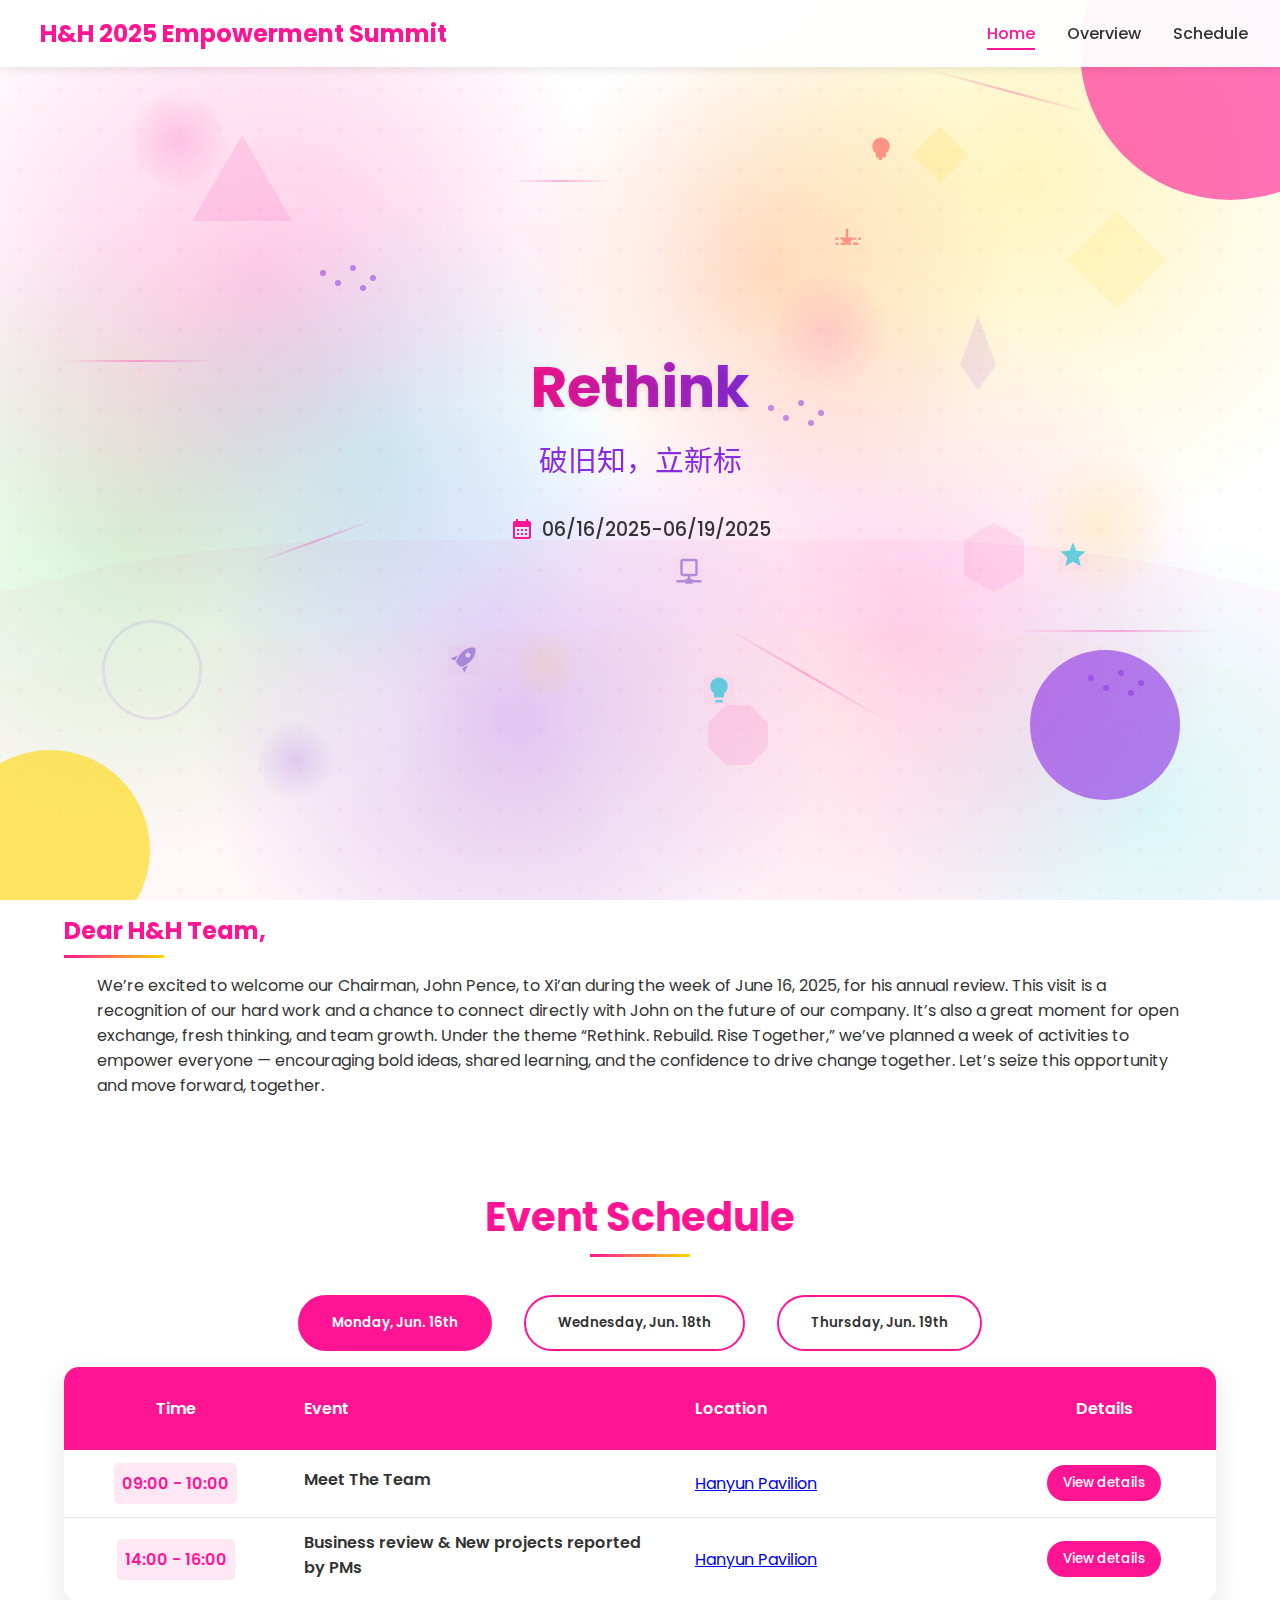
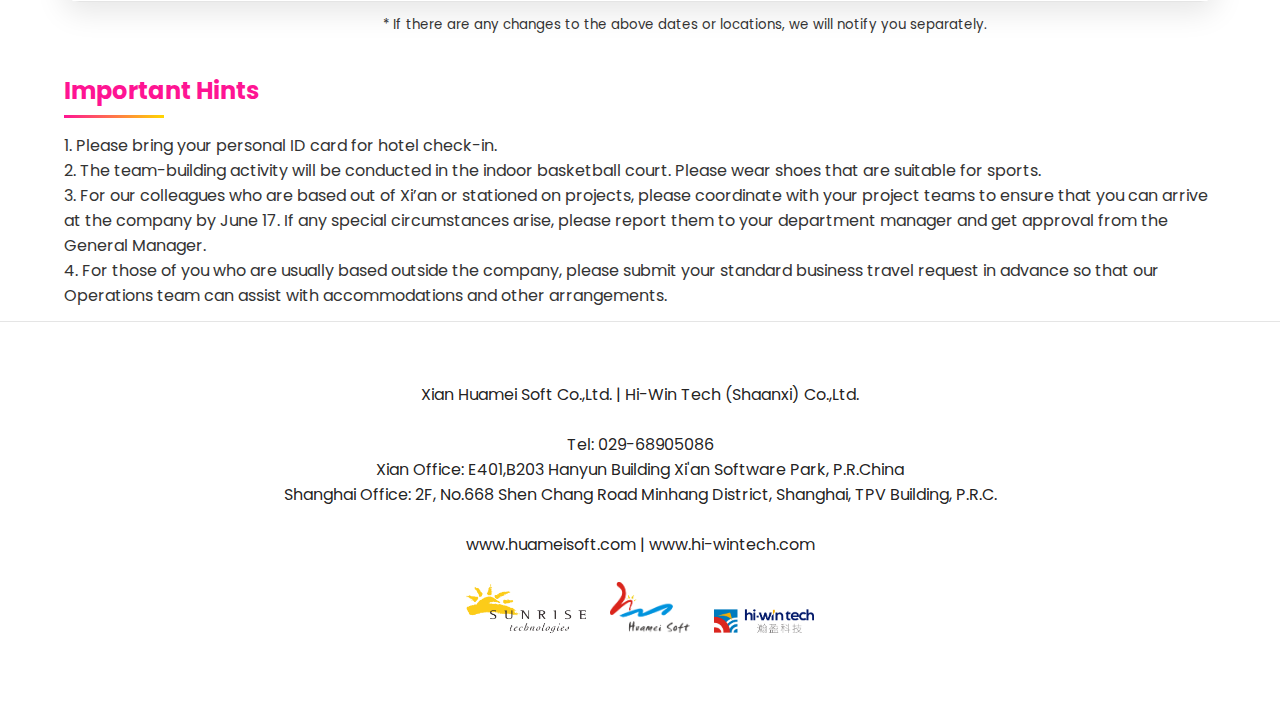
<file: index_old.html>
<!DOCTYPE html>
<html lang="zh-CN">
<head>
    <meta charset="UTF-8">
    <meta name="viewport" content="width=device-width, initial-scale=1.0">
    <title>H&H 2025 Empowerment Summit</title>
    <link rel="stylesheet" href="styles.css">
    <link rel="stylesheet" href="https://cdnjs.cloudflare.com/ajax/libs/animate.css/4.1.1/animate.min.css">
    <link href="https://fonts.googleapis.com/css2?family=Poppins:wght@300;400;600;700&display=swap" rel="stylesheet">
</head>
<body class="theme-vibrant">
    <div class="background-animation"></div>
    <div class="background-particles">
        <div class="particle"></div>
        <div class="particle"></div>
        <div class="particle"></div>
        <div class="particle"></div>
        <div class="particle"></div>
    </div>
    
    <!-- 渐变色块 -->
    <div class="gradient-blob blob-1"></div>
    <div class="gradient-blob blob-2"></div>
    <div class="gradient-blob blob-3"></div>
    <div class="gradient-blob blob-4"></div>
    
    <!-- 装饰性图形元素 -->
    <div class="geometric-shape shape-triangle"></div>
    <div class="geometric-shape shape-square"></div>
    <div class="geometric-shape shape-circle"></div>
    <div class="geometric-shape shape-hexagon"></div>
    <div class="geometric-shape shape-pentagon"></div>
    <div class="geometric-shape shape-diamond"></div>
    <div class="geometric-shape shape-octagon"></div>
    
    <!-- 装饰性线条 -->
    <div class="decorative-line line-1"></div>
    <div class="decorative-line line-2"></div>
    <div class="decorative-line line-3"></div>
    <div class="decorative-line line-4"></div>
    <div class="decorative-line line-5"></div>
    <div class="decorative-line line-6"></div>
    
    <!-- 点阵装饰 -->
    <div class="dot-cluster dot-cluster-1">
        <div class="decorative-dot dot-1"></div>
        <div class="decorative-dot dot-2"></div>
        <div class="decorative-dot dot-3"></div>
        <div class="decorative-dot dot-4"></div>
        <div class="decorative-dot dot-5"></div>
    </div>
    <div class="dot-cluster dot-cluster-2">
        <div class="decorative-dot dot-1"></div>
        <div class="decorative-dot dot-2"></div>
        <div class="decorative-dot dot-3"></div>
        <div class="decorative-dot dot-4"></div>
        <div class="decorative-dot dot-5"></div>
    </div>
    <div class="dot-cluster dot-cluster-3">
        <div class="decorative-dot dot-1"></div>
        <div class="decorative-dot dot-2"></div>
        <div class="decorative-dot dot-3"></div>
        <div class="decorative-dot dot-4"></div>
        <div class="decorative-dot dot-5"></div>
    </div>
    
    <!-- 图标元素 -->
    <div class="icon-element icon-lightbulb"></div>
    <div class="icon-element icon-rocket"></div>
    <div class="icon-element icon-star"></div>
    <div class="icon-element icon-brain"></div>
    <div class="icon-element icon-network"></div>
    <div class="icon-element icon-innovation"></div>
    
    <!-- 动态波浪 -->
    <div class="wave-container">
        <div class="wave wave1"></div>
        <div class="wave wave2"></div>
    </div>
    
    <header>
        <div class="logo">
            <div class="logo-text">H&H 2025 Empowerment Summit </div>
        </div>
        <nav>
            <ul class="nav-links">
                <li><a href="#home" class="active">Home</a></li>
                <li><a href="#summary">Overview</a></li>
                <li><a href="#schedule">Schedule</a></li>
            </ul>
        </nav>
    </header>

    <section id="home" class="hero">
        <div class="hero-content animate__animated animate__fadeIn">
            <h1 class="main-title">
                <span class="title-inline">Rethink. Rebuild. Rise Together</span>
            </h1>
            <h2 class="subtitle">破旧知，立新标，聚力向未来</h2>
            <div class="event-date">
                <div class="date-icon"></div>
                <p>06/16/2025-06/19/2025</p>
            </div>
<!-- 
            <div class="cta-button">
                <a href="#schedule" class="btn-primary">View Detailed Schedule</a>
            </div>
-->
        </div>
        <div class="hero-shapes">
            <div class="shape shape-1"></div>
            <div class="shape shape-2"></div>
            <div class="shape shape-3"></div>
        </div>
    </section>

    <section id="summary" class="summary">
        <div class="container">
            <!--<h2 class="section-title">Event Overview</h2> -->
            <h2 class="" style="text-align: left; color: var(--primary-color); position: relative;">Dear H&H Team,</h2>
            <style>
                h2::after {
                    content: '';
                    position: absolute;
                    bottom: -10px;
                    left: 0;
                    width: 100px;
                    height: 3px;
                    background: linear-gradient(to right, var(--gradient-start), var(--gradient-end));
                }
            </style>
            <div class="summary-intro">
                <p></p>
<br>
<p style="text-align: left; margin-left: 10px; margin-right: 10px;">We’re excited to welcome our Chairman, John Pence, to Xi’an during the week of June 16, 2025, for his annual review.
This visit is a recognition of our hard work and a chance to connect directly with John on the future of our company. It’s also a great moment for open exchange, fresh thinking, and team growth.
Under the theme “Rethink. Rebuild. Rise Together,” we’ve planned a week of activities to empower everyone — encouraging bold ideas, shared learning, and the confidence to drive change together.
Let’s seize this opportunity and move forward, together.</p>
            </div>
            <div class="summary-content">

<!-- 
                <div class="summary-card animate__animated animate__fadeInUp">
                    <div class="card-icon innovation-icon"></div>
                    <h3>突破思维桎梏</h3>
                    <p>告别陈旧认知与固有模式，拥抱全新视角与方法论。我们将通过头脑风暴与创意工作坊，激发参与者的创新潜能，共同重新定义行业标准与发展路径。每一次思维的碰撞，都是创新的火花。</p>
                    <div class="card-feature">
                        <span class="feature-tag">思维工作坊</span>
                        <span class="feature-tag">创新方法论</span>
                    </div>
                </div>
-->
            </div>
            <!-- 移除了亮点统计区 -->
        </div>
    </section>

    <section id="schedule" class="schedule">
        <div class="container">
            <h2 class="section-title">Event Schedule</h2>
            <div class="schedule-tabs">
                <button class="tab-btn active" onclick="showDay(0, this)">Monday, Jun. 16th</button>
                <button class="tab-btn" onclick="showDay(1, this)">Wednesday, Jun. 18th</button>
                <button class="tab-btn" onclick="showDay(2, this)">Thursday, Jun. 19th</button>
            </div>
            
            <div id="day0" class="schedule-day active">
                <div class="schedule-timeline">
                    <div class="timeline-header">
                        <div class="timeline-column time-column">Time</div>
                        <div class="timeline-column event-column">Event</div>
                        <div class="timeline-column location-column" style="text-align: left;">Location</div>
                        <div class="timeline-column details-column">Details</div>
                    </div>
                    
                    <div class="timeline-item" data-event-id="day0-event0">
                        <div class="timeline-column time-column">
                            <div class="time-block">09:00 - 10:00</div>
                        </div>
                        <div class="timeline-column event-column">
                            <div class="event-name">Meet The Team</div>
                        </div>
                        <div class="timeline-column location-column">
                            <div class="location-info" style="text-align: left;">
                                <a href="https://j.map.baidu.com/02/sNnk" target="_blank" rel="noopener noreferrer">Hanyun Pavilion</a>
                            </div>
                        </div>
                        <div class="timeline-column details-column">
                            <button class="details-btn" onclick="toggleEventDetails('day0-event0')">View details</button>
                        </div>
                    </div>
                    <div id="day0-event0-details" class="event-details-panel">
                        <div class="details-content">
                            <p>Chairman Gift and Meet everyone, where each of you will have the opportunity to interact and engage with the Chairman in person.</p>
                            <div class="details-meta">
                                
                            </div>
                        </div>
                    </div>
                    <div class="timeline-item" data-event-id="day0-event1">
                        <div class="timeline-column time-column">
                            <div class="time-block">14:00 - 16:00</div>
                        </div>
                        <div class="timeline-column event-column">
                            <div class="event-name">Business review & New projects reported by PMs</div>
                        </div>
                        <div class="timeline-column location-column">
                            <div class="location-info" style="text-align: left;">
                                <a href="https://j.map.baidu.com/02/sNnk" target="_blank" rel="noopener noreferrer">Hanyun Pavilion</a>
                            </div>
                        </div>
                        <div class="timeline-column details-column">
                            <button class="details-btn" onclick="toggleEventDetails('day0-event1')">View details</button>
                        </div>
                    </div>
                    <div id="day0-event1-details" class="event-details-panel">
                        <div class="details-content">
                            <p>待定</p>
                            <div class="details-meta">
                                
                            </div>
                        </div>
                    </div>
                </div>
            </div>

            <div id="day1" class="schedule-day">
                <div class="schedule-timeline">
                    <div class="timeline-header">
                        <div class="timeline-column time-column">Time</div>
                        <div class="timeline-column event-column">Event</div>
                        <div class="timeline-column location-column" style="text-align: left;">Location</div>
                        <div class="timeline-column details-column">Details</div>
                    </div>
                    
                    <div class="timeline-item" data-event-id="day1-event0">
                        <div class="timeline-column time-column">
                            <div class="time-block">07:40 - 9:00</div>
                        </div>
                        <div class="timeline-column event-column">
                            <div class="event-name">Gather and take the bus to the venue.</div>
                        </div>
                        <div class="timeline-column location-column">
                            <div class="location-info" style="text-align: left;">
                                <a href="https://j.map.baidu.com/02/sNnk" target="_blank" rel="noopener noreferrer">West Gate of Hanyun Pavilion</a>
                            </div>
                        </div>
                        <div class="timeline-column details-column">
                            <button class="details-btn" onclick="toggleEventDetails('day1-event0')">View details</button>
                        </div>
                    </div>
                    <div id="day1-event0-details" class="event-details-panel">
                        <div class="details-content">
                            <p>Take the bus to the meeting venue</p>
                        </div>
                    </div>
                    <div class="timeline-item" data-event-id="day1-event1">
                        <div class="timeline-column time-column">
                            <div class="time-block">09:00 - 12:00</div>
                        </div>
                        <div class="timeline-column event-column">
                            <div class="event-name">Chairman Meeting</div>
                        </div>
                        <div class="timeline-column location-column">
                            <div class="location-info" style="text-align: left;">
                                <a href="https://j.map.baidu.com/d9/xlu" target="_blank" rel="noopener noreferrer">LE Meridien Xi'an , the 2nd  Floor-Ballroom Ι</a>
                            </div>
                        </div>
                        <div class="timeline-column details-column">
                            <button class="details-btn" onclick="toggleEventDetails('day1-event1')">View details</button>
                        </div>
                    </div>
                    <div id="day1-event1-details" class="event-details-panel">
                        <div class="details-content">
                            <p>During the meeting, the Chairman will share the company’s long-term plans and strategic goals, giving us a clearer understanding and heightened anticipation for the future of our company.</p>
                            <div class="details-meta">
                                
                            </div>
                        </div>
                    </div>
                    
                    <div class="timeline-item" data-event-id="day1-event2">
                        <div class="timeline-column time-column">
                            <div class="time-block">12:00 - 13:30</div>
                        </div>
                        <div class="timeline-column event-column">
                            <div class="event-name">Lunch + Check-in</div>
                        </div>
                        <div class="timeline-column location-column">
                            <div class="location-info" style="text-align: left;">
                                <a href="https://j.map.baidu.com/d9/xlu" target="_blank" rel="noopener noreferrer">LE Meridien Xi'an</a>
                            </div>
                        </div>
                        <div class="timeline-column details-column">
                            <button class="details-btn" onclick="toggleEventDetails('day1-event2')">View details</button>
                        </div>
                    </div>
                    <div id="day1-event2-details" class="event-details-panel">
                        <div class="details-content">
                            <p>After lunch, everyone can proceed to check in based on the front desk situation.</p>
                            <div class="details-meta">
                                
                            </div>
                        </div>
                    </div>
                    
                    <div class="timeline-item" data-event-id="day1-event3">
                        <div class="timeline-column time-column">
                            <div class="time-block">13:30 - 17:00</div>
                        </div>
                        <div class="timeline-column event-column">
                            <div class="event-name">Team-building Activity – Rugby</div>
                        </div>
                        <div class="timeline-column location-column">
                            <div class="location-info" style="text-align: left;">
                                <a href="https://j.map.baidu.com/b5/v03h" target="_blank" rel="noopener noreferrer">Xi'an Olympic Sports Center Basketball Hall</a>
                            </div>
                        </div>
                        <div class="timeline-column details-column">
                            <button class="details-btn" onclick="toggleEventDetails('day1-event3')" >View details</button>
                        </div>
                    </div>
                    <div id="day1-event3-details" class="event-details-panel">
                        <div class="details-content">
                            <p>The rugby team-building activity combines indoor theory with outdoor practice to boost communication, trust, execution, and teamwork in a competitive setting. Through rule explanations, tactical training, and touch rugby matches, participants will grasp the value of teamwork and efficient execution, creating a more cohesive and effective team.
                            </p>
                            <div class="details-meta">
                                
                            </div>
                        </div>
                    </div>
                    
                    <div class="timeline-item" data-event-id="day1-event4">
                        <div class="timeline-column time-column">
                            <div class="time-block">17:00 - 17:30</div>
                        </div>
                        <div class="timeline-column event-column">
                            <div class="event-name">Return to the hotel</div>
                        </div>
                        <div class="timeline-column location-column">
                            <div class="location-info" style="text-align: left;">
                                <a href="https://j.map.baidu.com/b5/v03h" target="_blank" rel="noopener noreferrer">LE Meridien Xi'an</a>
                            </div>
                        </div>
                        <div class="timeline-column details-column">
                            <button class="details-btn" onclick="toggleEventDetails('day1-event4')" >View details</button>
                        </div>
                    </div>
                    <div id="day1-event4-details" class="event-details-panel">
                        <div class="details-content">
                            <p>Colleagues who have not checked in can proceed to the hotel front desk to check in.</p>
                            <div class="details-meta">
                                
                            </div>
                        </div>
                    </div>
                    
                    <div class="timeline-item" data-event-id="day1-event5">
                        <div class="timeline-column time-column">
                            <div class="time-block">17:30 - 18:30</div>
                        </div>
                        <div class="timeline-column event-column">
                            <div class="event-name">Break Time</div>
                        </div>
                        <div class="timeline-column location-column">
                            <div class="location-info" style="text-align: left;">
                                <a href="https://j.map.baidu.com/b5/v03h" target="_blank" rel="noopener noreferrer">LE Meridien Xi'an</a>
                            </div>
                        </div>
                        <div class="timeline-column details-column">
                            <button class="details-btn" onclick="toggleEventDetails('day1-event5')" >View details</button>
                        </div>
                    </div>
                    <div id="day1-event5-details" class="event-details-panel">
                        <div class="details-content">
                            <p>Everyone can arrange their own rest time.</p>
                            <div class="details-meta">
                                
                            </div>
                        </div>
                    </div>
                    
                    <div class="timeline-item" data-event-id="day1-event6">
                        <div class="timeline-column time-column">
                            <div class="time-block">18:30 - 22:00</div>
                        </div>
                        <div class="timeline-column event-column">
                            <div class="event-name">Employee Banquet-Outdoor Barbecue</div>
                        </div>
                        <div class="timeline-column location-column">
                            <div class="location-info" style="text-align: left;">
                                <a href="https://j.map.baidu.com/b5/v03h" target="_blank" rel="noopener noreferrer">LE Meridien Xi'an</a>
                            </div>
                        </div>
                        <div class="timeline-column details-column">
                            <button class="details-btn" onclick="toggleEventDetails('day1-event6')" >View details</button>
                        </div>
                    </div>
                    <div id="day1-event6-details" class="event-details-panel">
                        <div class="details-content">
                            <p>At the H&H banquet tonight, we gather together. Together, we'll forge ahead hand in hand, creating a warm, unforgettable memory and a brighter future.</p>
                            <div class="details-meta">
                                
                            </div>
                        </div>
                    </div>
                </div>
            </div>
            
            <div id="day2" class="schedule-day">
                <div class="schedule-timeline">
                    <div class="timeline-header">
                        <div class="timeline-column time-column">Time</div>
                        <div class="timeline-column event-column">Event</div>
                        <div class="timeline-column location-column" style="text-align: left;">Location</div>
                        <div class="timeline-column details-column">Details</div>
                    </div>
                    
                    <div class="timeline-item" data-event-id="day2-event1">
                        <div class="timeline-column time-column">
                            <div class="time-block">08:30 - 18:00</div>
                        </div>
                        <div class="timeline-column event-column">
                            <div class="event-name">待定</div>
                            <div class="event-tag tech-tag">Technology</div>
                        </div>
                        <div class="timeline-column location-column">
                            <div class="location-info" style="text-align: left;">
                                <span>Main Venue</span>
                            </div>
                        </div>
                        <div class="timeline-column details-column">
                            <button class="details-btn" onclick="toggleEventDetails('day2-event1')">View details</button>
                        </div>
                    </div>
                    <div id="day2-event1-details" class="event-details-panel" style="height: auto;">
                        <div class="details-content" style="height: auto;">
                        <div class="session-option" onclick="selectSession(this)" style="width: 80%; margin: 0 auto;">
                            <div class="session-wrapper" style="display: flex; gap: 20px;"> 
                                <div class="session-time-column" style="flex: 1;">
                                    <div class="session-time">08:30 - 10:30</div>
                                </div>
                                    <div class="session-info-column" style="flex: 3; display: flex; flex-direction: column; gap: 10px;">
                                        <div style="display: flex; position: relative; width: 100%;">
                                            <div class="session-name">公司战略文化与组织变革</div>
                                            <div class="session-speaker" style="text-align: left; position: absolute; left: 55%;">主讲人：Rui Ma</div>
                                        </div>
                                        <div style="display: flex; position: relative; width: 100%;">
                                            <div class="session-name">新运营模式蓝图</div>
                                            <div class="session-speaker" style="text-align: left; position: absolute; left: 55%;">主讲人：Kevin Yang</div>
                                        </div>
                                        <div style="display: flex; position: relative; width: 100%;">
                                            <div class="session-name">AI战略与产品创新</div>
                                            <div class="session-speaker" style="text-align: left; position: absolute; left: 55%;">主讲人：Vera Ma</div>
                                        </div>
                                        <div style="display: flex; position: relative; width: 100%;">
                                            <div class="session-title-group" style="display: flex; flex-direction: column; gap: 4px;">
                                                <div class="session-name" style="text-align: left;">
                                                    全员营销 | <span style="font-size: smaller;">一线视角下的协同挑战与思考</span>
                                                </div>
                                            </div>
                                            <div class="session-speaker" style="text-align: left; position: absolute; left: 55%;">主讲人：Lucas Wu</div>
                                        </div>
                                    </div>
                                <div class="session-indicator"></div>
                            </div>
                        </div>
                        <div class="session-option" onclick="selectSession(this)" style="width: 80%; margin: 0 auto;">
                            <div class="session-wrapper" style="display: flex; gap: 20px;"> 
                                <div class="session-time-column" style="flex: 1; text-align: center;">
                                    <div class="session-time">11:00 - 12:00</div>
                                </div>
                                
                                <div class="session-info-column" style="flex: 3; display: flex; justify-content: space-between;">
                                    <div class="session-name" style="text-align: left; flex: 1;">流程魔术师 | 你搭建的不是流程，是智能生产力</div>
                                    <div class="session-speaker" style="text-align: left; flex: 1; margin-left: 10%;">讲师：Alex Ma, Jun Niu, James Yang</div>
                                </div>
                            </div>
                        </div>
                        <div class="session-option" onclick="selectSession(this)" style="width: 80%; margin: 0 auto;">
                            <div class="session-wrapper" style="display: flex; gap: 20px;"> 

                                <div class="session-time-column" style="flex: 1; text-align: center;">
                                    <div class="session-time">13:00 - 18:00</div>
                                </div>
                                
                                <div class="session-info-column" style="flex: 3; display: flex; justify-content: space-between;">
                                    <div class="session-name" style="text-align: left; flex: 1;">Workshop-黑客松2.5热身赛</div>
                                    <div class="session-speaker" style="text-align: left; flex: 1; margin-left: 10%;">负责人：Julian Liu</div>
                                </div>
                            </div>
                        </div>
                    </div>
                </div>
                    
                    <div class="timeline-item" data-event-id="day2-event2">
                        <div class="timeline-column time-column">
                            <div class="time-block">11:00 - 17:00</div>
                        </div>
                        <div class="timeline-column event-column">
                            <div class="event-name">待定</div>
                            <div class="event-tag discussion-tag">Discussion</div>
                        </div>
                        <div class="timeline-column location-column">
                            <div class="location-info" style="text-align: left;">
                                <span>Sub-venue A</span>
                            </div>
                        </div>
                        <div class="timeline-column details-column">
                            <button class="details-btn" onclick="toggleEventDetails('day2-event2')">View details</button>
                        </div>
                    </div>
                    <div id="day2-event2-details" class="event-details-panel">
                        <div class="details-content">
                            <!-- 每个 session 作为一个选项 -->
                            <div class="session-option" onclick="selectSession(this)" style="width: 80%; margin: 0 auto;">
                                <div class="session-wrapper" style="display: flex; gap: 20px;"> 
                                    <div class="session-time-column" style="flex: 1;">
                                        <div class="session-time">11:00 - 12:00</div>
                                    </div>
                                    <div class="session-info-column" style="flex: 3;">
                                        <div class="session-name">走近真实的销售与售前</div>
                                        <div class="session-speaker">主持人：Dean Dang</div>
                                        <div class="session-guest">嘉宾：Mark Li, Bright Yuan, Sean Zhang, Tiffany Zheng</div>
                                    </div>
                                    <div class="session-indicator"></div>
                                </div>
                            </div>
                            <div class="session-option" onclick="selectSession(this)" style="width: 80%; margin: 0 auto;">
                                <div class="session-wrapper" style="display: flex; gap: 20px;"> 
                                    <div class="session-time-column" style="flex: 1; text-align: center;">
                                        <div class="session-time">13:00 - 14:00</div>
                                    </div>
                                    <div class="session-info-column" style="flex: 3; text-align: center;">
                                        <div class="session-name">从 Developer 到 TA：我如何突破边界</div>
                                        <div class="session-speaker">讲师：Aaron Wang</div>
                                        <div class="session-guest"></div>
                                    </div>
                                </div>
                            </div>
                            <div class="session-option" onclick="selectSession(this)" style="width: 80%; margin: 0 auto;">
                                <div class="session-wrapper" style="display: flex; gap: 20px;"> 
                                    <div class="session-time-column" style="flex: 1; text-align: center;">
                                        <div class="session-time">14:30 - 15:30</div>
                                    </div>
                                    <div class="session-info-column" style="flex: 3; text-align: center;">
                                        <div class="session-name">辩论赛 | 三年后，在座各位是升职加薪还是被AI扫地出门？ </div>
                                        <div class="session-speaker"></div>
                                        <div class="session-guest"></div>
                                    </div>
                                </div>
                            </div>
                            <div class="session-option" onclick="selectSession(this)" style="width: 80%; margin: 0 auto;">
                                <div class="session-wrapper" style="display: flex; gap: 20px;"> 
                                    <div class="session-time-column" style="flex: 1; text-align: center;">
                                        <div class="session-time">16:00 - 17:00</div>
                                    </div>
                                    <div class="session-info-column" style="flex: 3; text-align: center;">
                                        <div class="session-name">辩论赛 | D365实施中，是应该“客户永远是对的”还是”专业顾问说了算”？</div>
                                        <div class="session-speaker"></div>
                                        <div class="session-guest"></div>
                                    </div>
                                </div>
                            </div>

                            <!-- 添加鼠标悬停效果 -->
                            <style>
                                .session-option:hover {
                                    background-color: #e2e6ea;
                                }
                            </style>
                        </div>
                    </div>
                    <div class="timeline-item" data-event-id="day2-event3">
                        <div class="timeline-column time-column">
                            <div class="time-block">11:00 - 17:00</div>
                        </div>
                        <div class="timeline-column event-column">
                            <div class="event-name">待定</div>
                            <div class="event-tag discussion-tag">Discussion</div>
                        </div>
                        <div class="timeline-column location-column">
                            <div class="location-info" style="text-align: left;">
                                <span> Sub-venue B</span>
                            </div>
                        </div>
                        <div class="timeline-column details-column">
                            <button class="details-btn" onclick="toggleEventDetails('day2-event3')">View details</button>
                        </div>
                    </div>
                    <div id="day2-event3-details" class="event-details-panel">
                        <div class="details-content">
                            <!-- 每个 session 作为一个选项 -->
                            <div class="session-option" onclick="selectSession(this)" style="width: 80%; margin: 0 auto;">
                                <div class="session-wrapper" style="display: flex; gap: 20px;"> 
                                    <div class="session-time-column" style="flex: 1;">
                                        <div class="session-time">11:00 - 12:00</div>
                                    </div>
                                    <div class="session-info-column" style="flex: 3;">
                                        <div class="session-name">从新手到OG：程序员的成长对话</div>
                                        <div class="session-speaker">嘉宾：Gage Gao, Lance Shi, Angelo Liu</div>
                                        <div class="session-guest"></div>
                                    </div>
                                    <div class="session-indicator"></div>
                                </div>
                            </div>
                            <div class="session-option" onclick="selectSession(this)" style="width: 80%; margin: 0 auto;">
                                <div class="session-wrapper" style="display: flex; gap: 20px;"> 
                                    <div class="session-time-column" style="flex: 1; text-align: center;">
                                        <div class="session-time">13:00 - 14:00</div>
                                    </div>
                                    <div class="session-info-column" style="flex: 3; text-align: center;">
                                        <div class="session-name">从新手到OG：程序员的成长对话</div>
                                        <div class="session-speaker">主持人：Marco Wu</div>
                                        <div class="session-guest">嘉宾：Willie Yao, Susie Sun, Christy Li
                                            </div>
                                    </div>
                                </div>
                            </div>
                            <div class="session-option" onclick="selectSession(this)" style="width: 80%; margin: 0 auto;">
                                <div class="session-wrapper" style="display: flex; gap: 20px;"> 
                                    <div class="session-time-column" style="flex: 1; text-align: center;">
                                        <div class="session-time">14:30 - 15:30</div>
                                    </div>
                                    <div class="session-info-column" style="flex: 3; text-align: center;">
                                        <div class="session-name">AI时代，你的舒适区正在被算法吞噬</div>
                                        <div class="session-speaker">讲师：Tia Xie</div>
                                        <div class="session-guest"></div>
                                    </div>
                                </div>
                            </div>
                            <div class="session-option" onclick="selectSession(this)" style="width: 80%; margin: 0 auto;">
                                <div class="session-wrapper" style="display: flex; gap: 20px;"> 
                                    <div class="session-time-column" style="flex: 1; text-align: center;">
                                        <div class="session-time">16:00 - 17:00</div>
                                    </div>
                                    <div class="session-info-column" style="flex: 3; text-align: center;">
                                        <div class="session-name">客户现场的沟通密码：财务顾问实战分享</div>
                                        <div class="session-speaker">讲师：Mandy Zhu</div>
                                        <div class="session-guest"></div>
                                    </div>
                                </div>
                            </div>

                            <!-- 添加鼠标悬停效果 -->
                            <style>
                                .session-option:hover {
                                    background-color: #e2e6ea;
                                }
                            </style>
                        </div>
                    </div>
                    
                    <div class="timeline-item" data-event-id="day2-event4">
                        <div class="timeline-column time-column">
                            <div class="time-block">12:00 - 13:00</div>
                        </div>
                        <div class="timeline-column event-column">
                            <div class="event-name">Lunch + Break Time</div>
                            <div class="event-tag break-tag">Break</div>
                        </div>
                        <div class="timeline-column location-column">
                            <div class="location-info" style="text-align: left;">
                                <span>待定</span>
                            </div>
                        </div>
                        <div class="timeline-column details-column">
                            <button class="details-btn" onclick="toggleEventDetails('day2-event4')">View details</button>
                        </div>
                    </div>
                    <div id="day2-event4-details" class="event-details-panel">
                        <div class="details-content">
                            <p>Enjoy lunch, take a short break, and prepare for the afternoon activities.</p>
                        </div>
                    </div>
                    
                    <div class="timeline-item" data-event-id="day2-event7">
                        <div class="timeline-column time-column">
                            <div class="time-block">17:00 - 17:30</div>
                        </div>
                        <div class="timeline-column event-column">
                            <div class="event-name">All personnel from the breakout sessions return to the main venue</div>
                            <div class="event-tag logistics-tag">Logistics</div>
                        </div>
                        <div class="timeline-column location-column">
                            <div class="location-info" style="text-align: left;">
                                <span>Main Venue</span>
                            </div>
                        </div>
                        <div class="timeline-column details-column">
                            <button class="details-btn" onclick="toggleEventDetails('day2-event7')">View details</button>
                        </div>
                    </div>
                    <div id="day2-event7-details" class="event-details-panel">
                        <div class="details-content">
                            <p>All personnel from the sub-venues return to the main venue.</p>
                        </div>
                    </div>

                    <div class="timeline-item" data-event-id="day2-event8">
                        <div class="timeline-column time-column">
                            <div class="time-block">18:00 - 18:30</div>
                        </div>
                        <div class="timeline-column event-column">
                            <div class="event-name">Prize Redemption</div>
                            <div class="event-tag social-tag">Social</div>
                        </div>
                        <div class="timeline-column location-column">
                            <div class="location-info" style="text-align: left;">
                                <span>Main Venue</span>
                            </div>
                        </div>
                        <div class="timeline-column details-column">
                            <button class="details-btn" onclick="toggleEventDetails('day2-event8')">View details</button>
                        </div>
                    </div>
                    <div id="day2-event8-details" class="event-details-panel">
                        <div class="details-content">
                            <p>Prize redemption activity.</p>
                        </div>
                    </div>
                </div>
            </div>
        </div>
        <div>
            <div style="margin-left: 7%; font-size: smaller; text-align: center;">* If there are any changes to the above dates or locations, we will notify you separately.</div>
            <br>
        </div>
    </section>

    <section id="Hints" class="summary">
        <div class="container">
            <h2 class="" style="text-align: left; color: var(--primary-color); position: relative;">Important Hints</h2>
            <br>
            <p>1. Please bring your personal ID card for hotel check-in.</p>
            <p>2. The team-building activity will be conducted in the indoor basketball court. Please wear shoes that are suitable for sports.</p>
            <p>3. For our colleagues who are based out of Xi’an or stationed on projects, please coordinate with your project teams to ensure that you can arrive at the company by June 17. If any special circumstances arise, please report them to your department manager and get approval from the General Manager.</p>
            <p>4. For those of you who are usually based outside the company, please submit your standard business travel request in advance so that our Operations team can assist with accommodations and other arrangements.</p>
        </div>
    </section>

    <footer>
        <div class="container" style="display: flex; justify-content: center; align-items: center;">
            <div class="footer-content">
                <div class="footer-logo">
                    <h3 style="display: none;">Rethink. Rebuild. Rise Together</h3>
                    <p style="display: none;">破旧知，立新标，聚力向未来</p>
                    <div style="text-align: center;">
                        <p>Xian Huamei Soft Co.,Ltd. | Hi-Win Tech (Shaanxi) Co.,Ltd.</p>
                        <br>
                        <p>Tel: 029-68905086</p>
                        <p>Xian Office: E401,B203 Hanyun Building Xi'an Software Park, P.R.China</p>
                        <p>Shanghai Office: 2F, No.668 Shen Chang Road Minhang District, Shanghai, TPV Building, P.R.C.</p>
                        <br>
                        <p>www.huameisoft.com | www.hi-wintech.com</p>
                    </div>
                    <div style="text-align: center;">
                    <br>
                        <img src="./sunrise.png" alt="Logo" style="width: 120px; height: auto; margin-right: 20px;">
                        <img src="./huamei.png" alt="Logo" style="width: 80px; height: auto; margin-right: 20px;">
                        <img src="./hanying.png" alt="Logo" style="width: 100px; height: auto;">
                    </div>
                </div>
            </div>
        </div>
    </footer>

    <script src="script.js"></script>
</body>
</html>
</file>
<file: styles.css>
/* 基础样式 */
:root {
    /* 活力主题 - 默认 */
    --primary-color: #FF1493;
    --primary-color-rgb: 255, 20, 147;
    --secondary-color: #FFD700;
    --secondary-color-rgb: 255, 215, 0;
    --accent-color: #8A2BE2;
    --accent-color-rgb: 138, 43, 226;
    --extra-color1: #00FFFF;
    --extra-color1-rgb: 0, 255, 255;
    --extra-color2: #FF4500;
    --extra-color2-rgb: 255, 69, 0;
    --extra-color3: #32CD32;
    --extra-color3-rgb: 50, 205, 50;
    --background-color: #FFFFFF;
    --text-color: #333333;
    --card-bg: rgba(255, 255, 255, 0.9);
    --gradient-start: #FF1493;
    --gradient-end: #FFD700;
    --shadow-color: rgba(255, 20, 147, 0.3);
    --timeline-color: #FF1493;
    --button-hover: #FF69B4;
}

* {
    margin: 0;
    padding: 0;
    box-sizing: border-box;
}

body {
    font-family: 'Poppins', sans-serif;
    color: var(--text-color);
    background-color: var(--background-color);
    overflow-x: hidden;
    transition: all 0.5s ease;
}

.container {
    width: 90%;
    max-width: 1200px;
    margin: 0 auto;
    padding: 0.8rem 0;
}

/* 主题样式 */
.theme-vibrant {
    --primary-color: #FF1493;
    --primary-color-rgb: 255, 20, 147;
    --secondary-color: #FFD700;
    --secondary-color-rgb: 255, 215, 0;
    --accent-color: #8A2BE2;
    --accent-color-rgb: 138, 43, 226;
    --extra-color1: #00FFFF;
    --extra-color1-rgb: 0, 255, 255;
    --extra-color2: #FF4500;
    --extra-color2-rgb: 255, 69, 0;
    --extra-color3: #32CD32;
    --extra-color3-rgb: 50, 205, 50;
    --background-color: #FFFFFF;
    --text-color: #333333;
    --card-bg: rgba(255, 255, 255, 0.9);
    --gradient-start: #FF1493;
    --gradient-end: #FFD700;
    --shadow-color: rgba(255, 20, 147, 0.3);
    --timeline-color: #FF1493;
    --button-hover: #FF69B4;
}

.theme-tech {
    --primary-color: #1E90FF;
    --secondary-color: #8A2BE2;
    --accent-color: #00CED1;
    --background-color: #0A1929;
    --text-color: #FFFFFF;
    --card-bg: rgba(30, 144, 255, 0.1);
    --gradient-start: #1E90FF;
    --gradient-end: #8A2BE2;
    --shadow-color: rgba(30, 144, 255, 0.3);
    --timeline-color: #1E90FF;
    --button-hover: #4169E1;
}

.theme-team {
    --primary-color: #32CD32;
    --secondary-color: #1E90FF;
    --accent-color: #20B2AA;
    --background-color: #F5F5F5;
    --text-color: #333333;
    --card-bg: rgba(50, 205, 50, 0.1);
    --gradient-start: #32CD32;
    --gradient-end: #1E90FF;
    --shadow-color: rgba(50, 205, 50, 0.3);
    --timeline-color: #32CD32;
    --button-hover: #3CB371;
}

.theme-future {
    --primary-color: #8A2BE2;
    --secondary-color: #C0C0C0;
    --accent-color: #9370DB;
    --background-color: #0D0221;
    --text-color: #FFFFFF;
    --card-bg: rgba(138, 43, 226, 0.1);
    --gradient-start: #8A2BE2;
    --gradient-end: #9370DB;
    --shadow-color: rgba(138, 43, 226, 0.3);
    --timeline-color: #8A2BE2;
    --button-hover: #9932CC;
}

/* 背景动画 */
.background-animation {
    position: fixed;
    top: 0;
    left: 0;
    width: 100%;
    height: 100%;
    z-index: -1;
    background: linear-gradient(135deg, rgba(var(--gradient-start-rgb), 0.05), rgba(var(--gradient-end-rgb), 0.05));
    overflow: hidden;
}

.background-animation::before {
    content: '';
    position: absolute;
    top: -50%;
    left: -50%;
    width: 200%;
    height: 200%;
    background: radial-gradient(circle, rgba(var(--primary-color-rgb), 0.03) 10%, transparent 10%),
                radial-gradient(circle, rgba(var(--secondary-color-rgb), 0.03) 10%, transparent 10%);
    background-size: 40px 40px;
    background-position: 0 0, 20px 20px;
    animation: backgroundMove 60s linear infinite;
}

.background-animation::after {
    content: '';
    position: absolute;
    top: 0;
    left: 0;
    width: 100%;
    height: 100%;
    background: 
        radial-gradient(circle at 20% 30%, rgba(var(--primary-color-rgb), 0.25) 0%, transparent 30%),
        radial-gradient(circle at 80% 20%, rgba(var(--secondary-color-rgb), 0.25) 0%, transparent 30%),
        radial-gradient(circle at 40% 80%, rgba(var(--accent-color-rgb), 0.25) 0%, transparent 30%),
        radial-gradient(circle at 70% 70%, rgba(var(--primary-color-rgb), 0.2) 0%, transparent 30%),
        radial-gradient(circle at 30% 50%, rgba(var(--extra-color1-rgb), 0.2) 0%, transparent 25%),
        radial-gradient(circle at 60% 30%, rgba(var(--extra-color2-rgb), 0.2) 0%, transparent 25%),
        radial-gradient(circle at 10% 60%, rgba(var(--extra-color3-rgb), 0.2) 0%, transparent 25%),
        radial-gradient(circle at 90% 90%, rgba(var(--extra-color1-rgb), 0.15) 0%, transparent 20%);
}

.background-particles {
    position: absolute;
    top: 0;
    left: 0;
    width: 100%;
    height: 100%;
    overflow: hidden;
    z-index: -1;
}

.particle {
    position: absolute;
    border-radius: 50%;
    opacity: 0.6;
    animation: float 15s infinite ease-in-out;
}

.particle:nth-child(1) {
    width: 100px;
    height: 100px;
    background: radial-gradient(circle, rgba(var(--primary-color-rgb), 0.3), transparent 70%);
    top: 10%;
    left: 10%;
    animation-duration: 25s;
}

.particle:nth-child(2) {
    width: 150px;
    height: 150px;
    background: radial-gradient(circle, rgba(var(--secondary-color-rgb), 0.3), transparent 70%);
    top: 50%;
    left: 80%;
    animation-duration: 30s;
    animation-delay: 2s;
}

.particle:nth-child(3) {
    width: 80px;
    height: 80px;
    background: radial-gradient(circle, rgba(var(--accent-color-rgb), 0.3), transparent 70%);
    top: 80%;
    left: 20%;
    animation-duration: 20s;
    animation-delay: 5s;
}

.particle:nth-child(4) {
    width: 120px;
    height: 120px;
    background: radial-gradient(circle, rgba(var(--primary-color-rgb), 0.2), transparent 70%);
    top: 30%;
    left: 60%;
    animation-duration: 22s;
    animation-delay: 8s;
}

.particle:nth-child(5) {
    width: 70px;
    height: 70px;
    background: radial-gradient(circle, rgba(var(--secondary-color-rgb), 0.2), transparent 70%);
    top: 70%;
    left: 40%;
    animation-duration: 18s;
    animation-delay: 3s;
}

/* 装饰性图形元素 */
.decorative-element {
    position: absolute;
    opacity: 0.7;
    pointer-events: none;
    z-index: -1;
}

.geometric-shape {
    position: absolute;
    opacity: 0.5;
    animation: rotate 30s infinite linear;
}

.gradient-blob {
    position: absolute;
    border-radius: 50%;
    filter: blur(50px);
    mix-blend-mode: screen;
    z-index: -1;
    animation: float 20s infinite ease-in-out;
}

.blob-1 {
    width: 300px;
    height: 300px;
    background: radial-gradient(circle, rgba(255, 87, 87, 0.7), rgba(255, 87, 87, 0.1) 70%);
    top: 5%;
    left: 5%;
    animation-duration: 30s;
}

.blob-2 {
    width: 250px;
    height: 250px;
    background: radial-gradient(circle, rgba(126, 87, 194, 0.7), rgba(126, 87, 194, 0.1) 70%);
    top: 40%;
    right: 10%;
    animation-duration: 25s;
    animation-delay: 5s;
}

.blob-3 {
    width: 200px;
    height: 200px;
    background: radial-gradient(circle, rgba(0, 188, 212, 0.7), rgba(0, 188, 212, 0.1) 70%);
    bottom: 10%;
    left: 20%;
    animation-duration: 20s;
    animation-delay: 10s;
}

.blob-4 {
    width: 350px;
    height: 350px;
    background: radial-gradient(circle, rgba(255, 193, 7, 0.5), rgba(255, 193, 7, 0.1) 70%);
    top: 60%;
    right: 25%;
    animation-duration: 35s;
    animation-delay: 2s;
}

.shape-triangle {
    width: 0;
    height: 0;
    border-left: 50px solid transparent;
    border-right: 50px solid transparent;
    border-bottom: 86px solid rgba(var(--primary-color-rgb), 0.2);
    top: 15%;
    left: 15%;
    animation: rotate 25s infinite linear;
}

.shape-square {
    width: 70px;
    height: 70px;
    background: rgba(var(--secondary-color-rgb), 0.2);
    top: 25%;
    right: 10%;
    transform: rotate(45deg);
    animation: pulse 8s infinite alternate;
}

.shape-circle {
    width: 100px;
    height: 100px;
    border-radius: 50%;
    border: 3px solid rgba(var(--accent-color-rgb), 0.2);
    bottom: 20%;
    left: 8%;
    animation: expand 12s infinite alternate;
}

.shape-hexagon {
    width: 60px;
    height: 35px;
    background: rgba(var(--primary-color-rgb), 0.15);
    position: absolute;
    top: 60%;
    right: 20%;
    animation: float 20s infinite ease-in-out;
}

.shape-hexagon:before,
.shape-hexagon:after {
    content: "";
    position: absolute;
    width: 0;
    height: 0;
    border-left: 30px solid transparent;
    border-right: 30px solid transparent;
}

.shape-hexagon:before {
    bottom: 100%;
    border-bottom: 17.5px solid rgba(var(--primary-color-rgb), 0.15);
}

.shape-hexagon:after {
    top: 100%;
    border-top: 17.5px solid rgba(var(--primary-color-rgb), 0.15);
}

.shape-pentagon {
    width: 0;
    height: 0;
    background: transparent;
    position: absolute;
    top: 35%;
    left: 75%;
    border-bottom: 50px solid rgba(var(--accent-color-rgb), 0.2);
    border-left: 18px solid transparent;
    border-right: 18px solid transparent;
    animation: rotate 20s infinite linear reverse;
}

.shape-pentagon:before {
    content: '';
    position: absolute;
    top: 50px;
    left: -18px;
    width: 0;
    height: 0;
    border-left: 18px solid transparent;
    border-right: 18px solid transparent;
    border-top: 25px solid rgba(var(--accent-color-rgb), 0.2);
}

.shape-diamond {
    width: 40px;
    height: 40px;
    background: rgba(var(--secondary-color-rgb), 0.25);
    position: absolute;
    top: 15%;
    right: 25%;
    transform: rotate(45deg);
    animation: pulse 12s infinite alternate;
}

.shape-octagon {
    width: 60px;
    height: 60px;
    background: rgba(var(--primary-color-rgb), 0.2);
    position: absolute;
    bottom: 15%;
    right: 40%;
    clip-path: polygon(30% 0%, 70% 0%, 100% 30%, 100% 70%, 70% 100%, 30% 100%, 0% 70%, 0% 30%);
    animation: rotate 25s infinite linear;
}

.decorative-line {
    position: absolute;
    height: 2px;
    background: linear-gradient(to right, transparent, rgba(var(--primary-color-rgb), 0.3), transparent);
    animation: expandWidth 8s infinite alternate;
}

.line-1 {
    width: 150px;
    top: 40%;
    left: 5%;
    animation-delay: 0s;
}

.line-2 {
    width: 200px;
    top: 70%;
    right: 5%;
    animation-delay: 2s;
}

.line-3 {
    width: 100px;
    top: 20%;
    left: 40%;
    animation-delay: 4s;
}

.line-4 {
    width: 180px;
    bottom: 25%;
    right: 30%;
    animation-delay: 1s;
    transform: rotate(30deg);
}

.line-5 {
    width: 120px;
    top: 60%;
    left: 20%;
    animation-delay: 3s;
    transform: rotate(-20deg);
}

.line-6 {
    width: 160px;
    top: 10%;
    right: 15%;
    animation-delay: 5s;
    transform: rotate(15deg);
}

.decorative-dot {
    position: absolute;
    width: 6px;
    height: 6px;
    border-radius: 50%;
    background-color: rgba(var(--accent-color-rgb), 0.5);
    animation: pulse 4s infinite alternate;
}

.dot-cluster {
    position: absolute;
}

.dot-cluster-1 {
    top: 30%;
    left: 25%;
}

.dot-cluster-2 {
    bottom: 25%;
    right: 15%;
}

.dot-cluster-3 {
    top: 45%;
    left: 60%;
}

.dot-1 { top: 0; left: 0; animation-delay: 0s; }
.dot-2 { top: 10px; left: 15px; animation-delay: 0.5s; }
.dot-3 { top: -5px; left: 30px; animation-delay: 1s; }
.dot-4 { top: 15px; left: 40px; animation-delay: 1.5s; }
.dot-5 { top: 5px; left: 50px; animation-delay: 2s; }

.icon-element {
    position: absolute;
    width: 30px;
    height: 30px;
    opacity: 0.6;
    background-size: contain;
    background-repeat: no-repeat;
    background-position: center;
    animation: float 15s infinite ease-in-out;
}

.wave-container {
    position: absolute;
    width: 100%;
    height: 100%;
    overflow: hidden;
    z-index: -1;
    opacity: 0.3;
}

.wave {
    position: absolute;
    width: 200%;
    height: 200%;
    background: rgba(var(--primary-color-rgb), 0.1);
    border-radius: 40%;
}

.wave1 {
    animation: wave 20s linear infinite;
    top: 60%;
    left: -50%;
}

.wave2 {
    animation: wave 15s linear infinite;
    top: 70%;
    left: -50%;
    opacity: 0.5;
    background: rgba(var(--secondary-color-rgb), 0.1);
}

.icon-lightbulb {
    top: 15%;
    right: 30%;
    background-image: url("data:image/svg+xml,%3Csvg xmlns='http://www.w3.org/2000/svg' viewBox='0 0 24 24' fill='%23FF5757'%3E%3Cpath d='M12 2a7 7 0 0 0-7 7c0 2.38 1.19 4.47 3 5.74V17a1 1 0 0 0 1 1h6a1 1 0 0 0 1-1v-2.26c1.81-1.27 3-3.36 3-5.74a7 7 0 0 0-7-7zm-1 16h2v1a1 1 0 0 1-1 1h-1a1 1 0 0 1-1-1v-1z'/%3E%3C/svg%3E");
    animation-duration: 20s;
}

.icon-rocket {
    bottom: 25%;
    left: 35%;
    background-image: url("data:image/svg+xml,%3Csvg xmlns='http://www.w3.org/2000/svg' viewBox='0 0 24 24' fill='%237E57C2'%3E%3Cpath d='M13.13 22.19L11.5 18.36C13.07 17.78 14.54 17 15.9 16.09L13.13 22.19M5.64 12.5L1.81 10.87L7.91 8.1C7 9.46 6.22 10.93 5.64 12.5M21.61 2.39C21.61 2.39 16.66 .269 11 5.93C8.81 8.12 7.5 10.53 6.65 12.64C6.37 13.39 6.56 14.21 7.11 14.77L9.24 16.89C9.79 17.45 10.61 17.63 11.36 17.35C13.5 16.53 15.88 15.19 18.07 13C23.73 7.34 21.61 2.39 21.61 2.39M14.54 9.46C13.76 8.68 13.76 7.41 14.54 6.63S16.59 5.85 17.37 6.63C18.14 7.41 18.15 8.68 17.37 9.46C16.59 10.24 15.32 10.24 14.54 9.46M8.88 16.53L7.47 15.12L8.88 16.53Z'/%3E%3C/svg%3E");
    animation-duration: 25s;
    animation-delay: 5s;
}

.icon-star {
    top: 60%;
    right: 15%;
    background-image: url("data:image/svg+xml,%3Csvg xmlns='http://www.w3.org/2000/svg' viewBox='0 0 24 24' fill='%2300BCD4'%3E%3Cpath d='M12,17.27L18.18,21L16.54,13.97L22,9.24L14.81,8.62L12,2L9.19,8.62L2,9.24L7.45,13.97L5.82,21L12,17.27Z'/%3E%3C/svg%3E");
    animation-duration: 18s;
    animation-delay: 3s;
}

.icon-brain {
    top: 25%;
    left: 65%;
    background-image: url("data:image/svg+xml,%3Csvg xmlns='http://www.w3.org/2000/svg' viewBox='0 0 24 24' fill='%23FF5757'%3E%3Cpath d='M13,3V10H18L12,16L6,10H11V3H13M3,10V12H5V10H3M5,16V14H3V16H5M7,16V14H9V16H7M11,16V14H9V16H11M15,16V14H13V16H15M19,16V14H17V16H19M21,16V14H19V16H21M19,12V10H17V12H19M21,10V12H23V10H21Z'/%3E%3C/svg%3E");
    animation-duration: 22s;
    animation-delay: 7s;
}

.icon-network {
    bottom: 35%;
    right: 45%;
    background-image: url("data:image/svg+xml,%3Csvg xmlns='http://www.w3.org/2000/svg' viewBox='0 0 24 24' fill='%237E57C2'%3E%3Cpath d='M17,3A2,2 0 0,1 19,5V15A2,2 0 0,1 17,17H13V19H14A1,1 0 0,1 15,20H22V22H15A1,1 0 0,1 14,23H10A1,1 0 0,1 9,22H2V20H9A1,1 0 0,1 10,19H11V17H7C5.89,17 5,16.1 5,15V5A2,2 0 0,1 7,3H17M7,5V15H17V5H7Z'/%3E%3C/svg%3E");
    animation-duration: 19s;
    animation-delay: 4s;
}

.icon-innovation {
    top: 75%;
    left: 55%;
    background-image: url("data:image/svg+xml,%3Csvg xmlns='http://www.w3.org/2000/svg' viewBox='0 0 24 24' fill='%2300BCD4'%3E%3Cpath d='M12,2A7,7 0 0,0 5,9C5,11.38 6.19,13.47 8,14.74V17A1,1 0 0,0 9,18H15A1,1 0 0,0 16,17V14.74C17.81,13.47 19,11.38 19,9A7,7 0 0,0 12,2M9,21A1,1 0 0,0 10,22H14A1,1 0 0,0 15,21V20H9V21Z'/%3E%3C/svg%3E");
    animation-duration: 24s;
    animation-delay: 6s;
}

@keyframes rotate {
    from { transform: rotate(0deg); }
    to { transform: rotate(360deg); }
}

@keyframes pulse {
    0% { transform: scale(1); opacity: 0.4; }
    50% { transform: scale(1.1); opacity: 0.6; }
    100% { transform: scale(1); opacity: 0.4; }
}

@keyframes expand {
    0% { transform: scale(1); }
    50% { transform: scale(1.2); }
    100% { transform: scale(1); }
}

@keyframes expandWidth {
    0% { width: 50px; opacity: 0.2; }
    50% { width: 200px; opacity: 0.5; }
    100% { width: 50px; opacity: 0.2; }
}

@keyframes wave {
    0% { transform: rotate(0deg); }
    100% { transform: rotate(360deg); }
}

@keyframes backgroundMove {
    0% {
        transform: translate(0, 0);
    }
    100% {
        transform: translate(50px, 50px);
    }
}

@keyframes float {
    0%, 100% {
        transform: translateY(0) translateX(0);
    }
    25% {
        transform: translateY(-30px) translateX(15px);
    }
    50% {
        transform: translateY(0) translateX(30px);
    }
    75% {
        transform: translateY(30px) translateX(15px);
    }
}

@keyframes gradientBG {
    0% {
        background-position: 0% 50%;
    }
    50% {
        background-position: 100% 50%;
    }
    100% {
        background-position: 0% 50%;
    }
}

/* 导航栏 */
header {
    position: fixed;
    top: 0;
    left: 0;
    width: 100%;
    padding: 1rem 2rem;
    display: flex;
    justify-content: space-between;
    align-items: center;
    background-color: rgba(255, 255, 255, 0.95);
    box-shadow: 0 2px 10px rgba(0, 0, 0, 0.1);
    z-index: 1000;
    transition: all 0.3s ease;
}

.theme-tech header, .theme-future header {
    background-color: rgba(10, 25, 41, 0.95);
}

.logo {
    display: flex;
    align-items: center;
}

.logo-text {
    font-size: 1.5rem;
    font-weight: 700;
    color: var(--primary-color);
    margin-left: 0.5rem;
}

nav {
    display: flex;
    align-items: center;
}

.nav-links {
    display: flex;
    list-style: none;
}

.nav-links li {
    margin-left: 2rem;
}

.nav-links a {
    text-decoration: none;
    color: var(--text-color);
    font-weight: 500;
    transition: color 0.3s ease;
    position: relative;
}

.nav-links a:hover, .nav-links a.active {
    color: var(--primary-color);
}

.nav-links a::after {
    content: '';
    position: absolute;
    bottom: -5px;
    left: 0;
    width: 0;
    height: 2px;
    background-color: var(--primary-color);
    transition: width 0.3s ease;
}

.nav-links a:hover::after, .nav-links a.active::after {
    width: 100%;
}

.theme-selector {
    margin-right: 2rem;
}

#theme-select {
    padding: 0.5rem 1rem;
    border: 2px solid var(--primary-color);
    border-radius: 20px;
    background-color: transparent;
    color: var(--text-color);
    font-family: 'Poppins', sans-serif;
    font-weight: 500;
    cursor: pointer;
    transition: all 0.3s ease;
}

#theme-select:hover {
    background-color: var(--primary-color);
    color: white;
}

#theme-select option {
    background-color: var(--background-color);
    color: var(--text-color);
}

/* 英雄区域 */
.hero {
    height: 100vh;
    display: flex;
    align-items: center;
    justify-content: center;
    position: relative;
    overflow: hidden;
    padding-top: 30px;
}

.hero-content {
    text-align: center;
    z-index: 2;
    max-width: 2000px;
    padding: 0 2rem;
}

.main-title {
    font-size: 3.5rem;
    font-weight: 700;
    margin-bottom: 1rem;
    color: var(--primary-color);
    line-height: 1.2;
}

.title-inline {
    display: inline-block;
    background: linear-gradient(to right, var(--primary-color), var(--accent-color));
    -webkit-background-clip: text;
    background-clip: text;
    color: transparent;
    text-shadow: 0px 2px 5px rgba(0, 0, 0, 0.1);
}

.subtitle {
    font-size: 1.8rem;
    font-weight: 400;
    margin-bottom: 2rem;
    color: var(--accent-color);
}

.event-date {
    display: flex;
    align-items: center;
    justify-content: center;
    margin-bottom: 2rem;
}

.date-icon {
    width: 24px;
    height: 24px;
    background-color: var(--primary-color);
    mask: url("data:image/svg+xml,%3Csvg xmlns='http://www.w3.org/2000/svg' viewBox='0 0 24 24'%3E%3Cpath d='M19 4h-1V2h-2v2H8V2H6v2H5c-1.11 0-1.99.9-1.99 2L3 20a2 2 0 0 0 2 2h14c1.1 0 2-.9 2-2V6c0-1.1-.9-2-2-2zm0 16H5V10h14v10zM9 14H7v-2h2v2zm4 0h-2v-2h2v2zm4 0h-2v-2h2v2zm-8 4H7v-2h2v2zm4 0h-2v-2h2v2zm4 0h-2v-2h2v2z'/%3E%3C/svg%3E") no-repeat center center;
    -webkit-mask: url("data:image/svg+xml,%3Csvg xmlns='http://www.w3.org/2000/svg' viewBox='0 0 24 24'%3E%3Cpath d='M19 4h-1V2h-2v2H8V2H6v2H5c-1.11 0-1.99.9-1.99 2L3 20a2 2 0 0 0 2 2h14c1.1 0 2-.9 2-2V6c0-1.1-.9-2-2-2zm0 16H5V10h14v10zM9 14H7v-2h2v2zm4 0h-2v-2h2v2zm4 0h-2v-2h2v2zm-8 4H7v-2h2v2zm4 0h-2v-2h2v2zm4 0h-2v-2h2v2z'/%3E%3C/svg%3E") no-repeat center center;
    margin-right: 0.5rem;
}

.event-date p {
    font-size: 1.2rem;
    font-weight: 500;
}

.cta-button {
    margin-top: 2rem;
}

.btn-primary {
    display: inline-block;
    padding: 1rem 2rem;
    background-color: var(--primary-color);
    color: white;
    text-decoration: none;
    border-radius: 30px;
    font-weight: 600;
    transition: all 0.3s ease;
    box-shadow: 0 4px 15px var(--shadow-color);
}

.btn-primary:hover {
    background-color: var(--button-hover);
    transform: translateY(-3px);
    box-shadow: 0 6px 20px var(--shadow-color);
}

.hero-shapes {
    position: absolute;
    width: 100%;
    height: 100%;
    top: 0;
    left: 0;
    z-index: 1;
}

.shape {
    position: absolute;
    border-radius: 50%;
    opacity: 0.6;
}

.shape-1 {
    width: 300px;
    height: 300px;
    background-color: var(--primary-color);
    top: -100px;
    right: -100px;
    animation: float 8s ease-in-out infinite;
}

.shape-2 {
    width: 200px;
    height: 200px;
    background-color: var(--secondary-color);
    bottom: -50px;
    left: -50px;
    animation: float 10s ease-in-out infinite;
}

.shape-3 {
    width: 150px;
    height: 150px;
    background-color: var(--accent-color);
    bottom: 100px;
    right: 100px;
    animation: float 12s ease-in-out infinite;
}

@keyframes float {
    0% {
        transform: translateY(0) rotate(0deg);
    }
    50% {
        transform: translateY(-20px) rotate(5deg);
    }
    100% {
        transform: translateY(0) rotate(0deg);
    }
}

/* 概览区域 */
.summary {
    padding: 0rem 0 0rem 0;
    background-color: var(--background-color);
    position: relative;
}

.section-title {
    text-align: center;
    font-size: 2.5rem;
    font-weight: 700;
    margin-bottom: 3rem;
    color: var(--primary-color);
    position: relative;
}

.section-title::after {
    content: '';
    position: absolute;
    bottom: -10px;
    left: 50%;
    transform: translateX(-50%);
    width: 100px;
    height: 3px;
    background: linear-gradient(to right, var(--gradient-start), var(--gradient-end));
}

.summary-intro {
    max-width: 96%;
    margin: 0 auto 1rem;
    text-align:left;
}

.intro-text {
    font-size: 1.2rem;
    line-height: 1.8;
    color: var(--text-color);
    font-weight: 300;
}

.summary-content {
    display: flex;
    justify-content: space-between;
    flex-wrap: wrap;
    margin-bottom: 3rem;
}

.summary-card {
    flex: 1;
    min-width: 300px;
    background-color: var(--card-bg);
    border-radius: 15px;
    padding: 2rem;
    margin: 1rem;
    box-shadow: 0 10px 30px rgba(0, 0, 0, 0.1);
    transition: all 0.3s ease;
    position: relative;
    overflow: hidden;
}

.summary-card:hover {
    transform: translateY(-10px);
    box-shadow: 0 15px 40px rgba(0, 0, 0, 0.2);
}

.summary-card::before {
    content: '';
    position: absolute;
    top: 0;
    left: 0;
    width: 100%;
    height: 5px;
    background: linear-gradient(to right, var(--gradient-start), var(--gradient-end));
}

.card-icon {
    width: 60px;
    height: 60px;
    margin-bottom: 1.5rem;
    background-color: var(--primary-color);
    border-radius: 50%;
    display: flex;
    align-items: center;
    justify-content: center;
}

.innovation-icon {
    background-color: var(--primary-color);
    mask: url("data:image/svg+xml,%3Csvg xmlns='http://www.w3.org/2000/svg' viewBox='0 0 24 24'%3E%3Cpath d='M12 2C6.48 2 2 6.48 2 12s4.48 10 10 10 10-4.48 10-10S17.52 2 12 2zm0 18c-4.41 0-8-3.59-8-8s3.59-8 8-8 8 3.59 8 8-3.59 8-8 8zm-5-9h10v2H7z'/%3E%3C/svg%3E") no-repeat center center;
    -webkit-mask: url("data:image/svg+xml,%3Csvg xmlns='http://www.w3.org/2000/svg' viewBox='0 0 24 24'%3E%3Cpath d='M12 2C6.48 2 2 6.48 2 12s4.48 10 10 10 10-4.48 10-10S17.52 2 12 2zm0 18c-4.41 0-8-3.59-8-8s3.59-8 8-8 8 3.59 8 8-3.59 8-8 8zm-5-9h10v2H7z'/%3E%3C/svg%3E") no-repeat center center;
}

.collaboration-icon {
    background-color: var(--secondary-color);
    mask: url("data:image/svg+xml,%3Csvg xmlns='http://www.w3.org/2000/svg' viewBox='0 0 24 24'%3E%3Cpath d='M16 11c1.66 0 2.99-1.34 2.99-3S17.66 5 16 5c-1.66 0-3 1.34-3 3s1.34 3 3 3zm-8 0c1.66 0 2.99-1.34 2.99-3S9.66 5 8 5C6.34 5 5 6.34 5 8s1.34 3 3 3zm0 2c-2.33 0-7 1.17-7 3.5V19h14v-2.5c0-2.33-4.67-3.5-7-3.5zm8 0c-.29 0-.62.02-.97.05 1.16.84 1.97 1.97 1.97 3.45V19h6v-2.5c0-2.33-4.67-3.5-7-3.5z'/%3E%3C/svg%3E") no-repeat center center;
    -webkit-mask: url("data:image/svg+xml,%3Csvg xmlns='http://www.w3.org/2000/svg' viewBox='0 0 24 24'%3E%3Cpath d='M16 11c1.66 0 2.99-1.34 2.99-3S17.66 5 16 5c-1.66 0-3 1.34-3 3s1.34 3 3 3zm-8 0c1.66 0 2.99-1.34 2.99-3S9.66 5 8 5C6.34 5 5 6.34 5 8s1.34 3 3 3zm0 2c-2.33 0-7 1.17-7 3.5V19h14v-2.5c0-2.33-4.67-3.5-7-3.5zm8 0c-.29 0-.62.02-.97.05 1.16.84 1.97 1.97 1.97 3.45V19h6v-2.5c0-2.33-4.67-3.5-7-3.5z'/%3E%3C/svg%3E") no-repeat center center;
}

.future-icon {
    background-color: var(--accent-color);
    mask: url("data:image/svg+xml,%3Csvg xmlns='http://www.w3.org/2000/svg' viewBox='0 0 24 24'%3E%3Cpath d='M12 2C6.48 2 2 6.48 2 12s4.48 10 10 10 10-4.48 10-10S17.52 2 12 2zm1 15h-2v-6h2v6zm0-8h-2V7h2v2z'/%3E%3C/svg%3E") no-repeat center center;
    -webkit-mask: url("data:image/svg+xml,%3Csvg xmlns='http://www.w3.org/2000/svg' viewBox='0 0 24 24'%3E%3Cpath d='M12 2C6.48 2 2 6.48 2 12s4.48 10 10 10 10-4.48 10-10S17.52 2 12 2zm1 15h-2v-6h2v6zm0-8h-2V7h2v2z'/%3E%3C/svg%3E") no-repeat center center;
}

.summary-card h3 {
    font-size: 1.5rem;
    font-weight: 600;
    margin-bottom: 1rem;
    color: var(--primary-color);
}

.summary-card p {
    font-size: 1rem;
    line-height: 1.6;
    margin-bottom: 1.5rem;
}

.card-feature {
    display: flex;
    flex-wrap: wrap;
    gap: 0.5rem;
}

.feature-tag {
    display: inline-block;
    padding: 0.3rem 0.8rem;
    background-color: rgba(var(--primary-color-rgb), 0.1);
    color: var(--primary-color);
    border-radius: 20px;
    font-size: 0.8rem;
    font-weight: 500;
}

.summary-highlights {
    display: flex;
    justify-content: space-around;
    flex-wrap: wrap;
    margin-top: 3rem;
    background: linear-gradient(to right, rgba(var(--primary-color-rgb), 0.05), rgba(var(--secondary-color-rgb), 0.05));
    border-radius: 20px;
    padding: 2rem 1rem;
}

.highlight-item {
    text-align: center;
    padding: 1.5rem;
    min-width: 200px;
    position: relative;
}

.highlight-item::after {
    content: '';
    position: absolute;
    right: 0;
    top: 25%;
    height: 50%;
    width: 1px;
    background: linear-gradient(to bottom, transparent, var(--primary-color), transparent);
    opacity: 0.3;
}

.highlight-item:last-child::after {
    display: none;
}

.highlight-number {
    display: block;
    font-size: 3rem;
    font-weight: 700;
    background: linear-gradient(to right, var(--primary-color), var(--accent-color));
    -webkit-background-clip: text;
    background-clip: text;
    color: transparent;
    margin-bottom: 0.5rem;
}

.highlight-text {
    display: block;
    font-size: 1.2rem;
    font-weight: 600;
    color: var(--text-color);
    margin-bottom: 0.3rem;
}

.highlight-desc {
    display: block;
    font-size: 0.9rem;
    color: var(--text-color);
    opacity: 0.8;
}

/* 日程区域 */
.schedule {
    padding: 0rem 0 0rem 0;
    background-color: var(--background-color);
    position: relative;
}

.schedule-tabs {
    display: flex;
    justify-content: center;
    margin-bottom: 1rem;
}

.tab-btn {
    padding: 1rem 2rem;
    margin: 0 1rem;
    background-color: transparent;
    border: 2px solid var(--primary-color);
    border-radius: 30px;
    color: var(--text-color);
    font-family: 'Poppins', sans-serif;
    font-weight: 600;
    cursor: pointer;
    transition: all 0.3s ease;
    
}

.tab-btn:hover,.tab-btn.active {
    background-color: var(--primary-color);
    color: white;
} 


.schedule-day {
    display: none;
}

.schedule-day.active {
    display: block;
}

/* 新的时间轴表格样式 */
.schedule-timeline {
    max-width: 1500px;
    margin: 0 auto;
    border-radius: 15px;
    overflow: hidden;
    box-shadow: 0 10px 30px rgba(0, 0, 0, 0.1);
    background-color: var(--card-bg);
}

.timeline-header {
    display: flex;
    background-color: var(--primary-color);
    color: white;
    font-weight: 600;
    padding: 1rem 0;
}

.timeline-column {
    padding: 0.8rem 1rem;
    text-align: center;
}

.time-column {
    width: 20%;
}

.event-column {
    width: 35%;
    text-align: left;
}

.location-column {
    width: 28%;
}

.details-column {
    width: 20%;
}

.timeline-item {
    display: flex;
    border-bottom: 1px solid rgba(0, 0, 0, 0.1);
    transition: all 0.3s ease;
    align-items: center;
}

.theme-tech .timeline-item, .theme-future .timeline-item {
    border-bottom: 1px solid rgba(255, 255, 255, 0.1);
}

.timeline-item:hover {
    background-color: rgba(var(--primary-color-rgb), 0.05);
}

.timeline-item:last-child {
    border-bottom: none;
}

.time-block {
    font-weight: 600;
    color: var(--primary-color);
    padding: 0.5rem;
    border-radius: 5px;
    background-color: rgba(var(--primary-color-rgb), 0.1);
    display: inline-block;
}

.event-name {
    font-weight: 600;
    margin-bottom: 0.5rem;
    color: var(--text-color);
}

.event-tag {
    display: inline-block;
    padding: 0.2rem 0.6rem;
    border-radius: 20px;
    font-size: 0.8rem;
    font-weight: 500;
}

.leadership-tag {
    background-color: rgba(138, 43, 226, 0.2);
    color: #8A2BE2;
}

.break-tag {
    background-color: rgba(46, 204, 113, 0.2);
    color: #2ecc71;
}

.teambuilding-tag {
    background-color: rgba(52, 152, 219, 0.2);
    color: #3498db;
}

.logistics-tag {
    background-color: rgba(149, 165, 166, 0.2);
    color: #95a5a6;
}

.social-tag {
    background-color: rgba(241, 196, 15, 0.2);
    color: #f1c40f;
}

.tech-tag {
    background-color: rgba(41, 128, 185, 0.2);
    color: #2980b9;
}

.discussion-tag {
    background-color: rgba(230, 126, 34, 0.2);
    color: #e67e22;
}

.workshop-tag {
    background-color: rgba(155, 89, 182, 0.2);
    color: #9b59b6;
}

.location-info {
    display: flex;
    align-items: center;
    justify-content: left;
}

.location-icon {
    width: 16px;
    height: 16px;
    margin-right: 0.5rem;
    background-color: var(--primary-color);
    mask: url("data:image/svg+xml,%3Csvg xmlns='http://www.w3.org/2000/svg' viewBox='0 0 24 24'%3E%3Cpath d='M12 2C8.13 2 5 5.13 5 9c0 5.25 7 13 7 13s7-7.75 7-13c0-3.87-3.13-7-7-7zm0 9.5c-1.38 0-2.5-1.12-2.5-2.5s1.12-2.5 2.5-2.5 2.5 1.12 2.5 2.5-1.12 2.5-2.5 2.5z'/%3E%3C/svg%3E") no-repeat center center;
    -webkit-mask: url("data:image/svg+xml,%3Csvg xmlns='http://www.w3.org/2000/svg' viewBox='0 0 24 24'%3E%3Cpath d='M12 2C8.13 2 5 5.13 5 9c0 5.25 7 13 7 13s7-7.75 7-13c0-3.87-3.13-7-7-7zm0 9.5c-1.38 0-2.5-1.12-2.5-2.5s1.12-2.5 2.5-2.5 2.5 1.12 2.5 2.5-1.12 2.5-2.5 2.5z'/%3E%3C/svg%3E") no-repeat center center;
}

.details-btn {
    padding: 0.5rem 1rem;
    background-color: var(--primary-color);
    color: white;
    border: none;
    border-radius: 20px;
    cursor: pointer;
    font-family: 'Poppins', sans-serif;
    font-weight: 500;
    transition: all 0.3s ease;
}

.details-btn:hover {
    background-color: var(--button-hover);
    transform: translateY(-2px);
}

.event-details-panel {
    max-height: 0;
    overflow: hidden;
    transition: max-height 0.5s ease;
    background-color: rgba(var(--primary-color-rgb), 0.05);
    width: 100%;
}

.event-details-panel.active {
    max-height: 500px;
}

.details-content {
    padding: 1.5rem;
    border-top: 1px dashed rgba(var(--primary-color-rgb), 0.3);
}

.details-content h4 {
    font-size: 1.1rem;
    font-weight: 600;
    margin-bottom: 1rem;
    color: var(--primary-color);
}

.details-content p {
    margin-bottom: 1.5rem;
    line-height: 1.6;
}

.details-meta {
    display: flex;
    flex-wrap: wrap;
    gap: 1.5rem;
}

.meta-item {
    display: flex;
    align-items: center;
    font-size: 0.9rem;
}

.speaker-icon, .note-icon {
    width: 18px;
    height: 18px;
    margin-right: 0.5rem;
    background-color: var(--primary-color);
}

.speaker-icon {
    mask: url("data:image/svg+xml,%3Csvg xmlns='http://www.w3.org/2000/svg' viewBox='0 0 24 24'%3E%3Cpath d='M12 12c2.21 0 4-1.79 4-4s-1.79-4-4-4-4 1.79-4 4 1.79 4 4 4zm0 2c-2.67 0-8 1.34-8 4v2h16v-2c0-2.66-5.33-4-8-4z'/%3E%3C/svg%3E") no-repeat center center;
    -webkit-mask: url("data:image/svg+xml,%3Csvg xmlns='http://www.w3.org/2000/svg' viewBox='0 0 24 24'%3E%3Cpath d='M12 12c2.21 0 4-1.79 4-4s-1.79-4-4-4-4 1.79-4 4 1.79 4 4 4zm0 2c-2.67 0-8 1.34-8 4v2h16v-2c0-2.66-5.33-4-8-4z'/%3E%3C/svg%3E") no-repeat center center;
}

.note-icon {
    mask: url("data:image/svg+xml,%3Csvg xmlns='http://www.w3.org/2000/svg' viewBox='0 0 24 24'%3E%3Cpath d='M14 10H2v2h12v-2zm0-4H2v2h12V6zm4 8v-4h-2v4h-4v2h4v4h2v-4h4v-2h-4zM2 16h8v-2H2v2z'/%3E%3C/svg%3E") no-repeat center center;
    -webkit-mask: url("data:image/svg+xml,%3Csvg xmlns='http://www.w3.org/2000/svg' viewBox='0 0 24 24'%3E%3Cpath d='M14 10H2v2h12v-2zm0-4H2v2h12V6zm4 8v-4h-2v4h-4v2h4v4h2v-4h4v-2h-4zM2 16h8v-2H2v2z'/%3E%3C/svg%3E") no-repeat center center;
}

.parallel-sessions {
    display: flex;
    flex-wrap: wrap;
    gap: 1rem;
    margin-top: 1rem;
}

.session-option {
    flex: 1;
    min-width: 150px;
    padding: 1rem;
    background-color: rgba(255, 255, 255, 0.1);
    border-radius: 10px;
    cursor: pointer;
    transition: all 0.3s ease;
    position: relative;
    border: 1px solid rgba(var(--primary-color-rgb), 0.3);
    text-align: center;
}

.session-option:hover {
    background-color: rgba(var(--primary-color-rgb), 0.1);
    transform: translateY(-3px);
}

.session-name {
    font-weight: 600;
    color: var(--primary-color);
    margin-bottom: 0.5rem;
}

.session-location {
    font-size: 0.9rem;
    color: var(--text-color);
}

.session-indicator {
    position: absolute;
    bottom: 0;
    left: 0;
    width: 0;
    height: 3px;
    background-color: var(--primary-color);
    transition: width 0.3s ease;
}

.session-option.selected .session-indicator {
    width: 100%;
}

/* 编辑按钮 */
.edit-button {
    position: fixed;
    bottom: 30px;
    right: 30px;
    padding: 12px 20px;
    background: linear-gradient(to right, var(--primary-color), var(--accent-color));
    color: white;
    border: none;
    border-radius: 30px;
    font-family: 'Poppins', sans-serif;
    font-weight: 600;
    font-size: 1rem;
    cursor: pointer;
    box-shadow: 0 5px 15px rgba(0, 0, 0, 0.2);
    z-index: 1000;
    transition: all 0.3s ease;
}

.edit-button:hover {
    transform: translateY(-5px);
    box-shadow: 0 8px 20px rgba(0, 0, 0, 0.3);
}

/* 页脚 */
footer {
    background-color: var(--background-color);
    padding: 3rem 0;
    border-top: 1px solid rgba(0, 0, 0, 0.1);
}

.theme-tech footer, .theme-future footer {
    border-top: 1px solid rgba(255, 255, 255, 0.1);
}

.footer-content {
    display: flex;
    justify-content: space-between;
    align-items: center;
    flex-wrap: wrap;
}

.footer-logo h3 {
    font-size: 1.5rem;
    font-weight: 700;
    color: var(--primary-color);
    margin-bottom: 0rem;
}

.footer-logo p {
    font-size: 1rem;
    color: rgba(14, 13, 13, 0.932);
}

.footer-info {
    text-align: right;
}

.footer-info p {
    margin-bottom: 0.5rem;
    color: var(--text-color);
}

/* 响应式设计 */
@media (max-width: 992px) {
    .main-title {
        font-size: 3rem;
    }
    
    .subtitle {
        font-size: 1.5rem;
    }
    
    .summary-card {
        min-width: 250px;
    }
    
    .timeline::before {
        left: 30px;
    }
    
    .timeline-item, .timeline-item:nth-child(odd) {
        flex-direction: row;
    }
    
    .time-block {
        width: 40%;
        justify-content: flex-start;
    }
    
    .event-block {
        width: 60%;
    }
    
    .timeline-item .event-block::before, .timeline-item:nth-child(odd) .event-block::before, .timeline-item:nth-child(even) .event-block::before {
        left: -25px;
    }
}

@media (max-width: 768px) {
    header {
        flex-direction: column;
        padding: 1rem;
    }
    
    .logo {
        margin-bottom: 1rem;
    }
    
    nav {
        flex-direction: column;
    }
    
    .theme-selector {
        margin-right: 0;
        margin-bottom: 1rem;
    }
    
    .nav-links {
        flex-wrap: wrap;
        justify-content: center;
    }
    
    .nav-links li {
        margin: 0.5rem;
    }
    
    .main-title {
        font-size: 2.5rem;
    }
    
    .subtitle {
        font-size: 1.2rem;
    }
    
    .summary-card {
        min-width: 100%;
    }
    
    .footer-content {
        flex-direction: column;
        text-align: center;
    }
    
    .footer-logo {
        margin-bottom: 1.5rem;
    }
    
    .footer-info {
        text-align: center;
    }
}

@media (max-width: 576px) {
    .main-title {
        font-size: 2rem;
    }
    
    .subtitle {
        font-size: 1rem;
    }
    
    .time-block {
        width: 30%;
    }
    
    .event-block {
        width: 70%;
    }
    
    .sessions-container {
        flex-direction: column;
    }
    
    .session-option {
        min-width: 100%;
    }
}

/* 2025/06/05 新增样式*/
.parallel-schedule {
    display: flex;
    flex-direction: column;
    width: 100%;
    border-collapse: collapse;
    font-size: 14px;
  }
  
  .schedule-header, .schedule-row {
    display: flex;
    border-bottom: 1px solid #ddd;
  }
  
  .time-slot, .venue-slot {
    flex: 1;
    padding: 10px;
    border-right: 1px solid #ddd;
  }
  
  .schedule-header {
    font-weight: bold;
    background: #f0f0f0;
  }
  
  .venue-slot .session-name {
    font-weight: 600;
  }
  
  .venue-slot .session-speaker,
  .venue-slot .session-guest {
    font-size: 13px;
    color: #666;
  }
  
@media (max-width: 768px) {
  .schedule-tabs {
    flex-direction: column;
    gap: 10px;
  }

  .timeline-header,
  .timeline-item {
    flex-direction: column;
    align-items: flex-start;
  }

  .timeline-column {
    width: 100% !important;
    padding: 0.5rem 1rem;
  }

  .event-details-panel .details-content {
    padding: 1rem;
  }

  .session-wrapper {
    flex-direction: column !important;
    align-items: flex-start;
  }

  .session-time-column,
  .session-info-column {
    width: 100% !important;
    flex: unset !important;
  }

  .session-speaker,
  .session-guest,
  .session-guest2 {
    position: static !important;
    margin-top: 5px;
    font-size: 14px;
  }

  .session-name {
    font-size: 15px !important;
    word-break: break-word;
  }

  .venue-block {
    padding: 10px 0;
  }

  .text-reminder {
    font-size: 14px;
    padding: 10px;
  }

  .footer-content {
    flex-direction: column;
    gap: 10px;
  }

  .footer-logo img {
    margin: 5px;
  }
}
</file>
